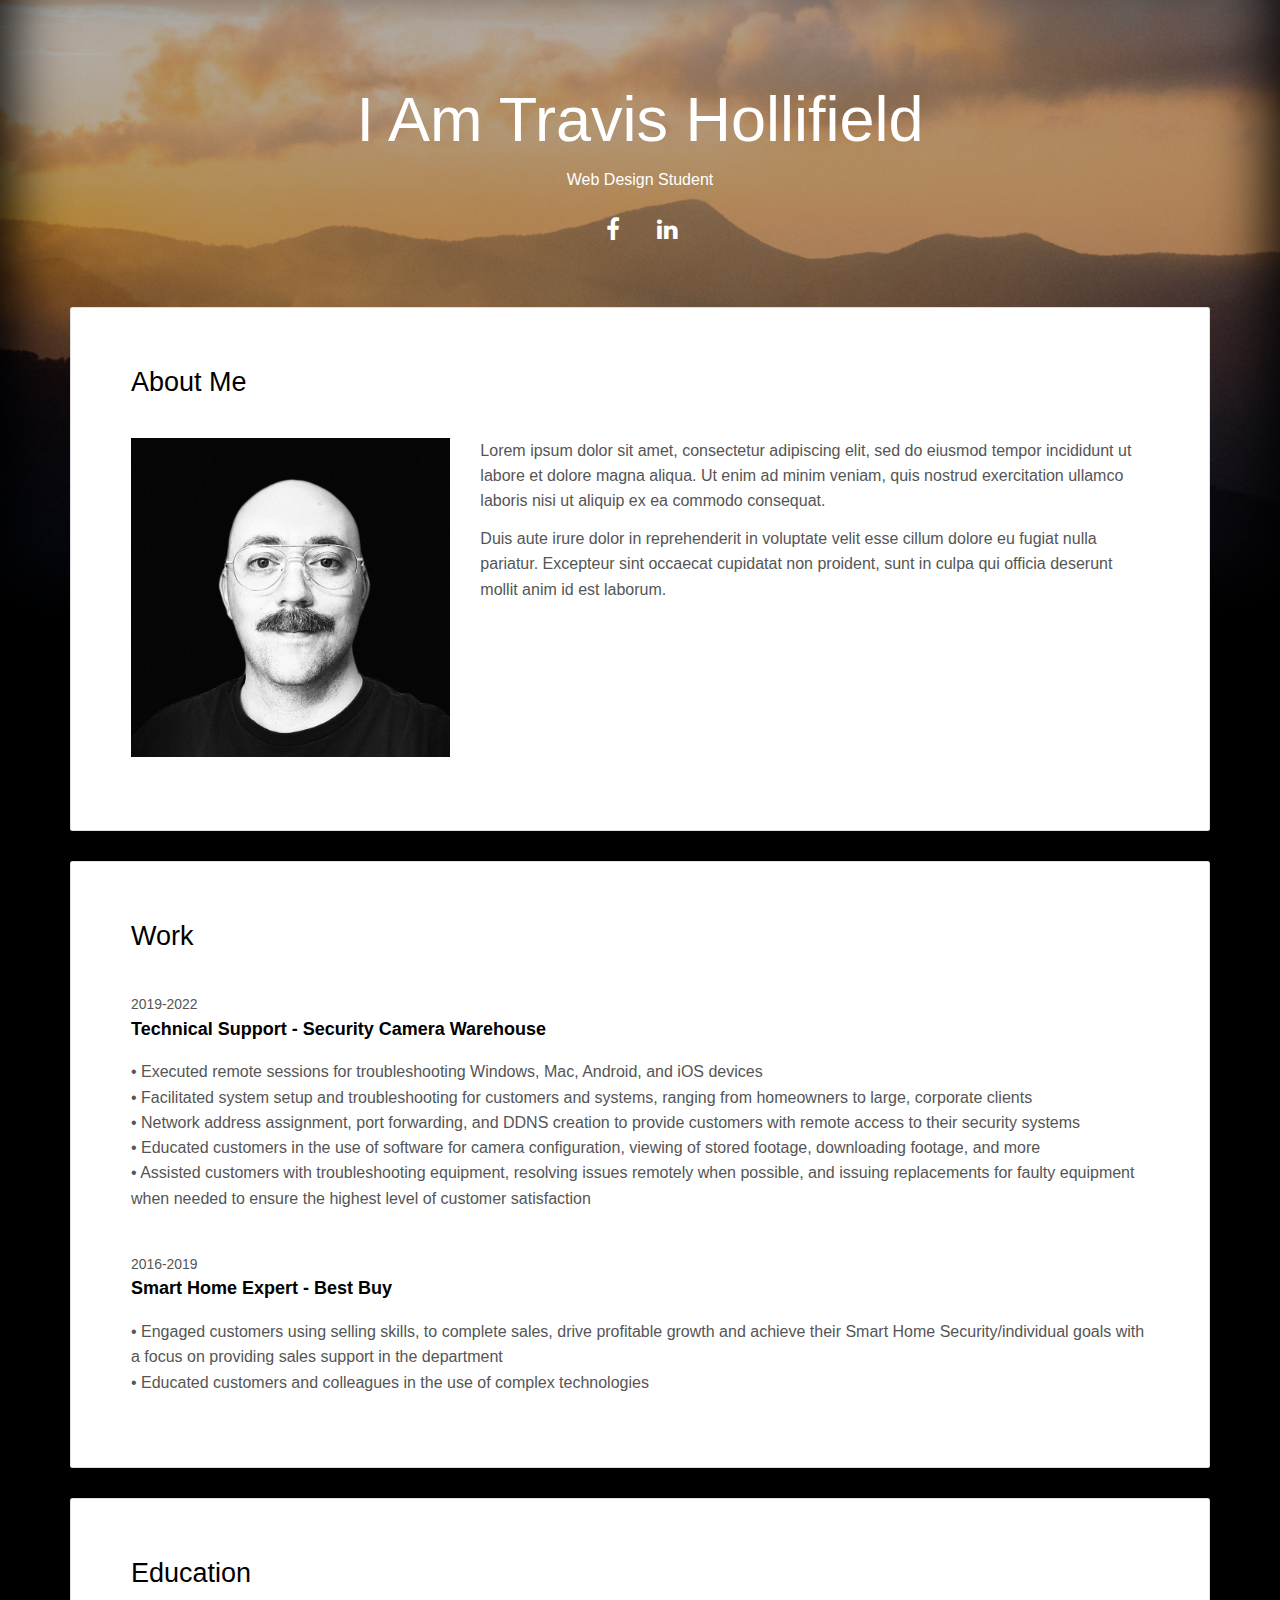
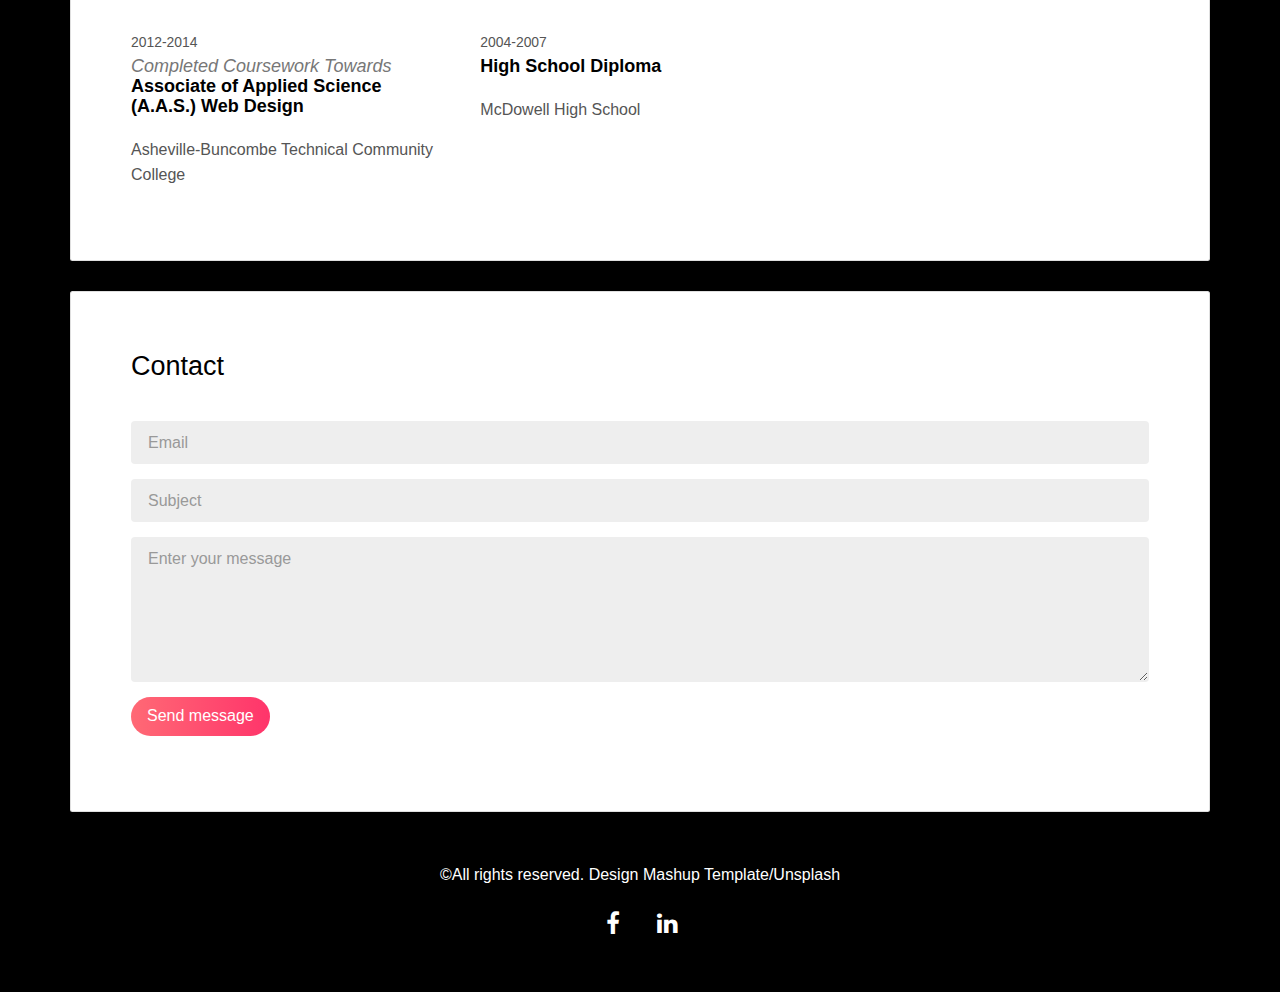
<file: index.html>
<!DOCTYPE html>
<html lang="en">

<head>
  <meta charset="UTF-8">
  <meta content="IE=edge" http-equiv="X-UA-Compatible">
  <meta content="width=device-width,initial-scale=1" name="viewport">
  <meta content="description" name="description">
  <meta name="google" content="notranslate" />
  <meta content="Mashup templates have been developped by Orson.io team" name="author">

  <!-- Disable tap highlight on IE -->
  <meta name="msapplication-tap-highlight" content="no">
  
  <link rel="apple-touch-icon" sizes="180x180" href="./assets/apple-icon-180x180.png">
  <link href="./assets/favicon.ico" rel="icon">

  <form action="https://formsubmit.co/travishollifield@ymail.com" method="POST" />



  <title>I Am Travis Hollifield</title>  

<link href="./main.d8e0d294.css" rel="stylesheet">

<link
    rel="stylesheet"
    href="https://cdnjs.cloudflare.com/ajax/libs/animate.css/4.1.1/animate.min.css"
  /></head>



<body class="">

<!-- Add your content of header -->
<div class="background-color-layer" style="background-image: url('assets/images/img-14.jpg')"
></div>
<main class="content-wrapper">
  <header class="white-text-container section-container">
    <div class="text-center">
      <h1 class="animate__animated animate__fadeInDown">I Am Travis Hollifield</h1>
      <p>Web Design Student</p>
      <p>
        <a class="fa-icon fa-icon-2x" href="https://www.facebook.com/travis.hollifield/" title="">
          <i class="fa fa-facebook"></i>
        </a>
        
        
        <a class="fa-icon fa-icon-2x" href="https://www.linkedin.com/in/travis-hollifield-499a77126/" title="">
          <i class="fa fa-linkedin"></i>
        </a>
        
      </p>
    </div>
  </header>



<!-- Add your site or app content here -->
 
 <div class="container">
   <div class="row">
     <div class="col-xs-12">

        <div class="card">
          <div class="card-block">
            <h2>About Me</h2>
            <div class="row">
              <div class="col-md-4">
                <p><img src="./assets/images/img-10.jpg" class="img-responsive" alt=""></p>
              </div>
              <div class="col-md-8">

              <p>Lorem ipsum dolor sit amet, consectetur adipiscing elit, sed do eiusmod tempor incididunt ut labore et dolore magna aliqua. Ut enim ad minim veniam, quis nostrud exercitation ullamco laboris nisi ut aliquip ex ea commodo consequat.</p>
              <p> Duis aute irure dolor in reprehenderit in voluptate velit esse cillum dolore eu fugiat nulla pariatur. Excepteur sint occaecat cupidatat non proident, sunt in culpa qui officia deserunt mollit anim id est laborum.</p>

              </div>
            </div>
          </div>
        </div>


        <div class="card">
          <div class="card-block">
            <h2>Work</h2>
            <div class="work-experience">
              <small class="date">2019-2022</small>
              <h3 class="h5 date-title">Technical Support - <a href="http://www.getscw.com" title=" ">Security Camera Warehouse</a></h3>
              

               <p>• Executed remote sessions for troubleshooting Windows, Mac, Android, and iOS devices<br>
                  • Facilitated system setup and troubleshooting for customers and systems, ranging from homeowners to large, corporate
                  clients<br>
                  • Network address assignment, port forwarding, and DDNS creation to provide customers with remote access to their
                  security systems<br>
                  • Educated customers in the use of software for camera configuration, viewing of stored footage, downloading footage, and
                  more<br>
                  • Assisted customers with troubleshooting equipment, resolving issues remotely when possible, and issuing replacements
                  for faulty equipment when needed to ensure the highest level of customer satisfaction</p>
            </div>

            <div class="work-experience">
              <small class="date">2016-2019</small>
              <h3 class="h5 date-title">Smart Home Expert - <a href="http://bestbuy.com" title="">Best Buy</a></h3>
              
              <p>• Engaged customers using selling skills, to complete sales, drive profitable growth and achieve their Smart Home
              Security/individual goals with a focus on providing sales support in the department<br>
              • Educated customers and colleagues in the use of complex technologies
              </p>
            </div>
          </div>
        </div>
        

        <div class="card">
          <div class="card-block">
            <h2>Education</h2>
            <div class="row">
              <div class="col-md-4">
                <div class="education-experience">
                  <small class="date">2012-2014</small>
                  <h3 class="h5 date-title"><small><em>Completed Coursework Towards</em></small><br>Associate of Applied Science (A.A.S.) Web Design</h3>
                  <p>Asheville-Buncombe Technical Community College</p>
                </div>
                
              </div>
              <div class="col-md-4">
                <div class="education-experience">
                  <small class="date">2004-2007</small>
                  <h3 class="h5 date-title">High School Diploma</h3>
                  <p>McDowell High School</p>
                </div>
              </div>
             
            </div>
          </div>
        </div>
        
       

        
        
        

        <div class="card">
          <div class="card-block">
            <h2>Contact</h2>
            <form action="" class="reveal-content">
              <div class="form-group">
                <input type="email" class="form-control" id="email" placeholder="Email" name="email">
              </div>
              <div class="form-group">
                <input type="text" class="form-control" id="subject" placeholder="Subject" name="subject">
              </div>
              <div class="form-group">
                <textarea class="form-control" rows="5" placeholder="Enter your message" name="body"></textarea>
              </div>
              <div class="form-group">
                <button type="submit" class=" btn btn-primary">Send message</button>
              </div> 

              <input type="hidden" name="_next" value="https://infernaldinosaur.github.io/LandingPage/">
              

              
            </form>
          </div>
        </div>
       
     </div>
   </div>
 </div>

</main>
<footer class="footer-container white-text-container text-center">
  <div class="container">
    <div class="row">
      <div class="col-xs-12">
       
        <p>©All rights reserved. Design <a href="http://www.mashup-template.com/" title="Create website with free html template">Mashup Template</a>/<a href="https://unsplash.com/" title="Beautiful Free Images">Unsplash</a></p>
        <p>
          <a class="fa-icon fa-icon-2x" href="https://www.facebook.com/travis.hollifield/" title="">
            <i class="fa fa-facebook"></i>
          </a>
          
         
          <a class="fa-icon fa-icon-2x" href="https://www.linkedin.com/in/travis-hollifield-499a77126/" title="">
            <i class="fa fa-linkedin"></i>
          </a>
         
        </p>
      </div>
    </div>
  </div>
</footer>

<!-- <script>
  document.addEventListener("DOMContentLoaded", function (event) {
     scrollRevelation('.card');
  });
</script>
 Google Analytics: change UA-XXXXX-X to be your site's ID 

<script>
  (function (i, s, o, g, r, a, m) {
    i['GoogleAnalyticsObject'] = r; i[r] = i[r] || function () {
      (i[r].q = i[r].q || []).push(arguments)
    }, i[r].l = 1 * new Date(); a = s.createElement(o),
      m = s.getElementsByTagName(o)[0]; a.async = 1; a.src = g; m.parentNode.insertBefore(a, m)
  })(window, document, 'script', '//www.google-analytics.com/analytics.js', 'ga');
  ga('create', 'UA-XXXXX-X', 'auto');
  ga('send', 'pageview');
</script>

<script type="text/javascript" src="./main.bc58148c.js"></script> --></body>

</html>
</file>
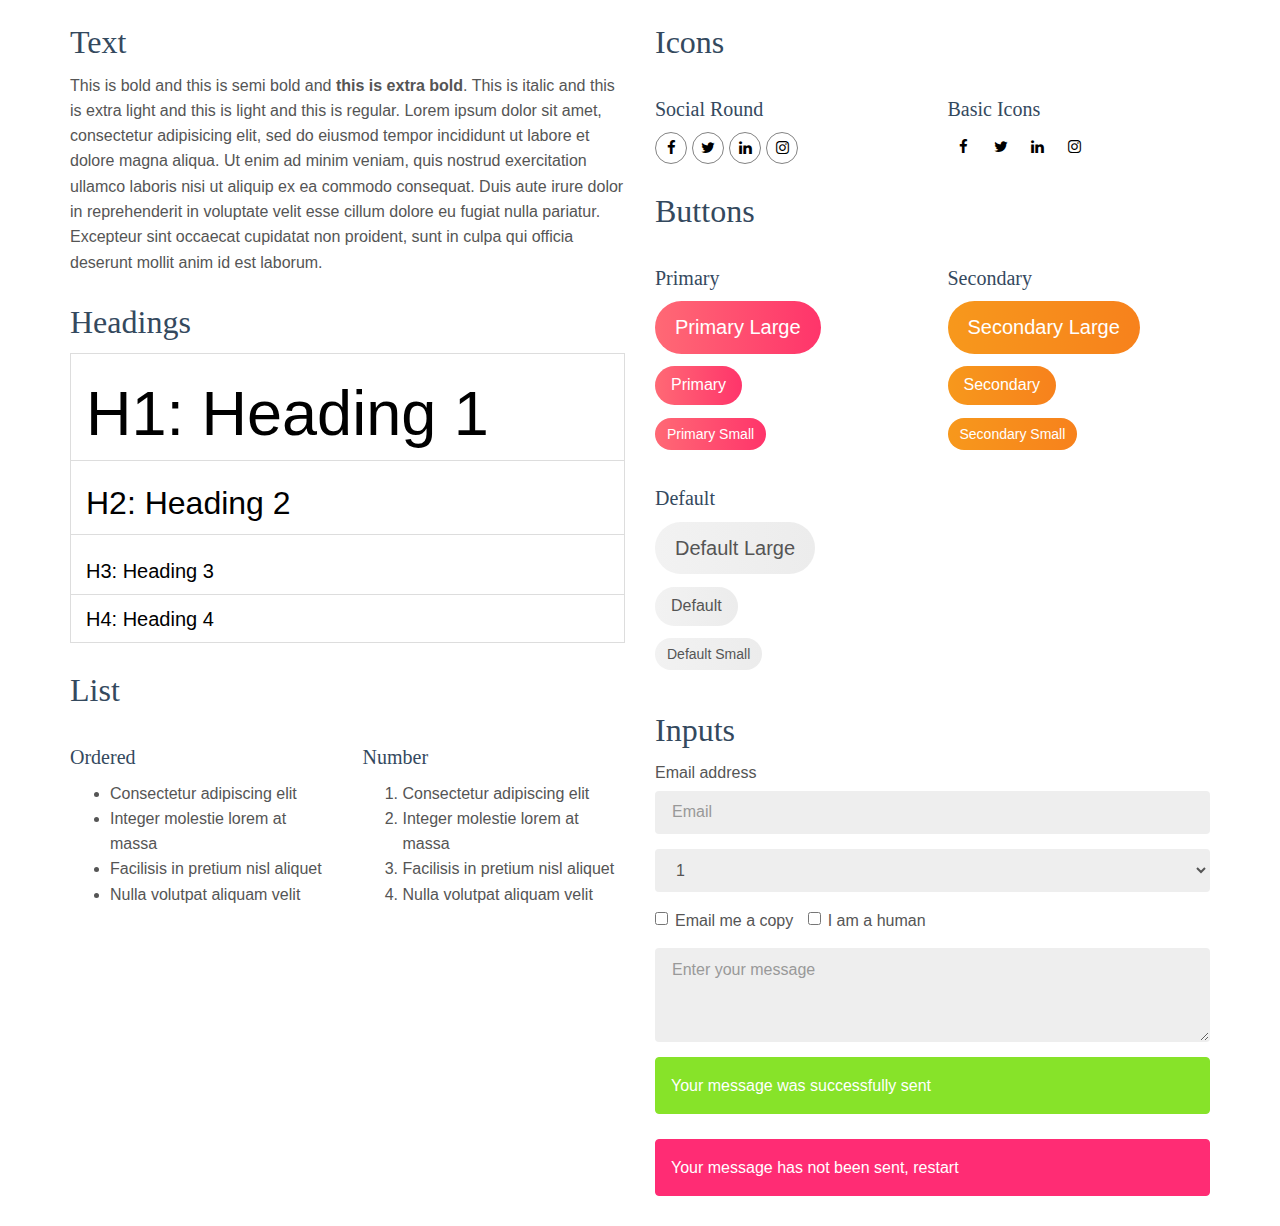
<file: components.html>
<!DOCTYPE html>
<html lang="en">

<head>
  <meta charset="UTF-8">
  <meta content="IE=edge" http-equiv="X-UA-Compatible">
  <meta content="width=device-width,initial-scale=1" name="viewport">
  <meta content="description" name="description">
  <meta name="google" content="notranslate" />
  <meta content="Mashup templates have been developped by Orson.io team" name="author">

  <!-- Disable tap highlight on IE -->
  <meta name="msapplication-tap-highlight" content="no">
  
  <link rel="apple-touch-icon" sizes="180x180" href="./assets/apple-icon-180x180.png">
  <link href="./assets/favicon.ico" rel="icon">

  <title>Title page</title>  

<link href="./main.d8e0d294.css" rel="stylesheet"></head>

<body class="white">


<!-- Add your site or app content here -->
  <div class="container">
    <div class="row">
      <div class="col-xs-12 col-md-6">

        <div class="template-example">
          <h2 class="template-title-example">Text</h2>
          <p>This is bold and this is semi bold and <b>this is extra bold</b>. This is italic and this is extra light and this is light
          and this is regular. Lorem ipsum dolor sit amet, consectetur adipisicing elit, sed do eiusmod
          tempor incididunt ut labore et dolore magna aliqua. Ut enim ad minim veniam,
          quis nostrud exercitation ullamco laboris nisi ut aliquip ex ea commodo
          consequat. Duis aute irure dolor in reprehenderit in voluptate velit esse
          cillum dolore eu fugiat nulla pariatur. Excepteur sint occaecat cupidatat non
          proident, sunt in culpa qui officia deserunt mollit anim id est laborum.
          </p>
        </div>

        <div class="template-example">
          <h2 class="template-title-example">Headings</h2>
          
          <table class="table table-bordered">
            <tr><td><h1>H1: Heading 1</h1></td></tr>
            <tr><td><h2>H2: Heading 2</h2></td></tr>
            <tr><td><h3>H3: Heading 3</h3></td></tr>
            <tr><td><h4>H4: Heading 4</h4></td></tr>
          </table>
          
        </div>

        
        <div class="template-example">
          <h2 class="template-title-example">List</h2>
          <div class="row">
            <div class="col-md-6">
              <h3 class="template-title-example">Ordered</h3>
              <ul>
                <li>Consectetur adipiscing elit</li>
                <li>Integer molestie lorem at massa</li>
                <li>Facilisis in pretium nisl aliquet</li>
                <li>Nulla volutpat aliquam velit</li>
              </ul>
            </div>
            <div class="col-md-6">
              <h3 class="template-title-example">Number</h3>
              <ol>
                <li>Consectetur adipiscing elit</li>
                <li>Integer molestie lorem at massa</li>
                <li>Facilisis in pretium nisl aliquet</li>
                <li>Nulla volutpat aliquam velit</li>
              </ol>
            </div>
          </div>
        </div>
        
      </div>

      <div class="col-xs-12 col-md-6">
        <div class="template-example">
          <h2 class="template-title-example">Icons</h2>
          
          <div class="row">
            <div class="col-md-6">
              <h3 class="template-title-example">Social Round</h2>
              <ul class="list-icons">
                <li>
                  <a href="" class="social-round-icon fa-icon">
                    <i class="fa fa-facebook"></i>
                  </a>
                </li>
                <li>
                  <a href="" class="social-round-icon fa-icon">
                    <i class="fa fa-twitter"></i>
                  </a>
                </li>
                <li>
                  <a href="" class="social-round-icon fa-icon">
                    <i class="fa fa-linkedin"></i>
                  </a>
                </li>
                <li>
                  <a href="" class="social-round-icon fa-icon">
                    <i class="fa fa-instagram"></i>
                  </a>
                </li>
              </ul>
            </div>
            <div class="col-md-6">
               <h3 class="template-title-example">Basic Icons</h2>
                <ul class="list-icons">
                  <li>
                    <span class="fa-icon">
                      <i class="fa fa-facebook"></i>
                    </span>
                  </li>
                  <li>
                    <span class="fa-icon">
                      <i class="fa fa-twitter"></i>
                    </span>
                  </li>
                  <li>
                    <span class="fa-icon">
                      <i class="fa fa-linkedin"></i>
                    </span>
                  </li>
                  <li>
                    <span class="fa-icon">
                      <i class="fa fa-instagram"></i>
                    </span>
                  </li>
                </ul>
            </div>

          </div>


          


        </div>

        <div class="template-example">
          <h2 class="template-title-example">Buttons</h2>
          <div class="row">
            <div class="col-md-6">
              <h3 class="template-title-example">Primary</h2>
              <div class="row">
                  <div class="col-md-6">
                  <p><a href="" class="btn btn-primary btn-lg">Primary Large</a></p>
                  <p><a href="" class="btn btn-primary">Primary </a></p>
                  <p><a href="" class="btn btn-primary btn-sm">Primary Small</a></p>
                </div>
              </div>

              <h3 class="template-title-example">Default</h2>
              <div class="row">
                  <div class="col-md-6">
                  <p><a href="" class="btn btn-default btn-lg">Default Large</a></p>
                  <p><a href="" class="btn btn-default">Default </a></p>
                  <p><a href="" class="btn btn-default btn-sm">Default Small</a></p>
                </div>
              </div>

            </div>

            <div class="col-md-6">
              <h3 class="template-title-example">Secondary</h2>
              <div class="row">
                  <div class="col-md-6">
                  <p><a href="" class="btn btn-info btn-lg">Secondary Large</a></p>
                  <p><a href="" class="btn btn-info">Secondary </a></p>
                  <p><a href="" class="btn btn-info btn-sm">Secondary Small</a></p>
                </div>
              </div>
            </div>
          </div>
        </div>
        
        <div class="template-example">
          <h2 class="template-title-example">Inputs</h2>

            <div class="form-group">
              <label for="exampleInputEmail1">Email address</label>
              <input type="email" class="form-control" id="exampleInputEmail1" placeholder="Email">
            </div>

            <div class="form-group">
              <select class="form-control">
                <option>1</option>
                <option>2</option>
                <option>3</option>
                <option>4</option>
                <option>5</option>
              </select>
            </div>

            <div class="form-group">
              <label class="checkbox-inline">
                <input 
                type="checkbox" id="inlineCheckbox1" value="option1"> Email me a copy
              </label>
              <label class="checkbox-inline">
                <input type="checkbox" id="inlineCheckbox2" value="option2"> I am a human
              </label>
            </div>

            <div class="form-group">
              <textarea class="form-control" rows="3" placeholder="Enter your message"></textarea>
            </div>
            
            <div class="alert alert-success" role="alert">Your message was successfully sent</div>
            <div class="alert alert-danger" role="alert">Your message has not been sent, restart</div>
        </div>




      </div>
    </div>
  </div>

<script type="text/javascript" src="./main.bc58148c.js"></script>
</file>
<file: main.d8e0d294.css>
@import url(https://fonts.googleapis.com/css?family=Lato:400, 700|Oswald);
@import url(https://maxcdn.bootstrapcdn.com/font-awesome/4.7.0/css/font-awesome.min.css); /*!
 * Bootstrap v3.3.7 (http://getbootstrap.com)
 * Copyright 2011-2016 Twitter, Inc.
 * Licensed under MIT (https://github.com/twbs/bootstrap/blob/master/LICENSE)
 */
/*! normalize.css v3.0.3 | MIT License | github.com/necolas/normalize.css */
html {
    font-family: sans-serif;
    -ms-text-size-adjust: 100%;
    -webkit-text-size-adjust: 100%;
    
}
body {
    margin: 0;

    
}
article,
aside,
details,
figcaption,
figure,
footer,
header,
hgroup,
main,
menu,
nav,
section,
summary {
    display: block;
}
audio,
canvas,
progress,
video {
    display: inline-block;
    vertical-align: baseline;
}
audio:not([controls]) {
    display: none;
    height: 0;
}
[hidden],
template {
    display: none;
}
a {
    background-color: transparent;
}
a:active,
a:hover {
    outline: 0;
}
abbr[title] {
    border-bottom: 1px dotted;
}
b,
strong {
    font-weight: 700;
}
dfn {
    font-style: italic;
}
h1 {
    font-size: 2em;
    margin: 0.67em 0;
}
mark {
    background: #ff0;
    color: #000;
}
small {
    font-size: 80%;
}
sub,
sup {
    font-size: 75%;
    line-height: 0;
    position: relative;
    vertical-align: baseline;
}
sup {
    top: -0.5em;
}
sub {
    bottom: -0.25em;
}
img {
    border: 0;
}
svg:not(:root) {
    overflow: hidden;
}
figure {
    margin: 1em 40px;
}
hr {
    box-sizing: content-box;
    height: 0;
}
pre {
    overflow: auto;
}
code,
kbd,
pre,
samp {
    font-family: monospace, monospace;
    font-size: 1em;
}
button,
input,
optgroup,
select,
textarea {
    color: inherit;
    font: inherit;
    margin: 0;
}
button {
    overflow: visible;
}
button,
select {
    text-transform: none;
}
button,
html input[type="button"],
input[type="reset"],
input[type="submit"] {
    -webkit-appearance: button;
    cursor: pointer;
}
button[disabled],
html input[disabled] {
    cursor: default;
}
button::-moz-focus-inner,
input::-moz-focus-inner {
    border: 0;
    padding: 0;
}
input {
    line-height: normal;
}
input[type="checkbox"],
input[type="radio"] {
    box-sizing: border-box;
    padding: 0;
}
input[type="number"]::-webkit-inner-spin-button,
input[type="number"]::-webkit-outer-spin-button {
    height: auto;
}
input[type="search"] {
    -webkit-appearance: textfield;
    box-sizing: content-box;
}
input[type="search"]::-webkit-search-cancel-button,
input[type="search"]::-webkit-search-decoration {
    -webkit-appearance: none;
}
fieldset {
    border: 1px solid silver;
    margin: 0 2px;
    padding: 0.35em 0.625em 0.75em;
}
textarea {
    overflow: auto;
}
optgroup {
    font-weight: 700;
}
table {
    border-collapse: collapse;
    border-spacing: 0;
}
td,
th {
    padding: 0;
}

/*! Source: https://github.com/h5bp/html5-boilerplate/blob/master/src/css/main.css */
@media print {
    *,
    :after,
    :before {
        background: transparent !important;
        color: #000 !important;
        box-shadow: none !important;
        text-shadow: none !important;
    }
    a,
    a:visited {
        text-decoration: underline;
    }
    a[href]:after {
        content: " (" attr(href) ")";
    }
    abbr[title]:after {
        content: " (" attr(title) ")";
    }
    a[href^="#"]:after,
    a[href^="javascript:"]:after {
        content: "";
    }
    blockquote,
    pre {
        border: 1px solid #999;
        page-break-inside: avoid;
    }
    thead {
        display: table-header-group;
    }
    img,
    tr {
        page-break-inside: avoid;
    }
    img {
        max-width: 100% !important;
    }
    h2,
    h3,
    p {
        orphans: 3;
        widows: 3;
    }
    h2,
    h3 {
        page-break-after: avoid;
    }
    .navbar {
        display: none;
    }
    .btn > .caret,
    .dropup > .btn > .caret {
        border-top-color: #000 !important;
    }
    .label {
        border: 1px solid #000;
    }
    .table {
        border-collapse: collapse !important;
    }
    .table td,
    .table th {
        background-color: #fff !important;
    }
    .table-bordered td,
    .table-bordered th {
        border: 1px solid #ddd !important;
    }
}
*,
:after,
:before {
    -webkit-box-sizing: border-box;
    -moz-box-sizing: border-box;
    box-sizing: border-box;
}
html {
    font-size: 10px;
    -webkit-tap-highlight-color: transparent;
}
body {
    font-family: Lato, Helvetica, Arial, sans-serif;
    font-size: 16px;
    line-height: 1.58;
    color: #555;
    background-color: #fff;
}
button,
input,
select,
textarea {
    font-family: inherit;
    font-size: inherit;
    line-height: inherit;
}
a {
    color: #ff0060;
    text-decoration: none;
}
a:focus,
a:hover {
    color: #b30043;
    text-decoration: underline;
}
a:focus {
    outline: 5px auto -webkit-focus-ring-color;
    outline-offset: -2px;
}
figure {
    margin: 0;
}
img {
    vertical-align: middle;
}
.img-responsive {
    display: block;
    max-width: 100%;
    height: auto;
}
.img-rounded {
    border-radius: 6px;
}
.img-thumbnail {
    padding: 4px;
    line-height: 1.58;
    background-color: #fff;
    border: 1px solid #ddd;
    border-radius: 4px;
    -webkit-transition: all 0.2s ease-in-out;
    -o-transition: all 0.2s ease-in-out;
    transition: all 0.2s ease-in-out;
    display: inline-block;
    max-width: 100%;
    height: auto;
}
.img-circle {
    border-radius: 50%;
}
hr {
    margin-top: 25px;
    margin-bottom: 25px;
    border: 0;
    border-top: 1px solid #eee;
}
.sr-only {
    position: absolute;
    width: 1px;
    height: 1px;
    margin: -1px;
    padding: 0;
    overflow: hidden;
    clip: rect(0, 0, 0, 0);
    border: 0;
}
.sr-only-focusable:active,
.sr-only-focusable:focus {
    position: static;
    width: auto;
    height: auto;
    margin: 0;
    overflow: visible;
    clip: auto;
}
[role="button"] {
    cursor: pointer;
}
.h1,
.h2,
.h3,
.h4,
.h5,
.h6,
h1,
h2,
h3,
h4,
h5,
h6 {
    font-family: Oswald, Helvetica, Arial, sans-serif;
    font-weight: 400;
    line-height: 1.1;
    color: #000;
}
.h1 .small,
.h1 small,
.h2 .small,
.h2 small,
.h3 .small,
.h3 small,
.h4 .small,
.h4 small,
.h5 .small,
.h5 small,
.h6 .small,
.h6 small,
h1 .small,
h1 small,
h2 .small,
h2 small,
h3 .small,
h3 small,
h4 .small,
h4 small,
h5 .small,
h5 small,
h6 .small,
h6 small {
    font-weight: 400;
    line-height: 1;
    color: #777;
}
.h1,
.h2,
.h3,
h1,
h2,
h3 {
    margin-top: 25px;
    margin-bottom: 12.5px;
}
.h1 .small,
.h1 small,
.h2 .small,
.h2 small,
.h3 .small,
.h3 small,
h1 .small,
h1 small,
h2 .small,
h2 small,
h3 .small,
h3 small {
    font-size: 65%;
}
.h4,
.h5,
.h6,
h4,
h5,
h6 {
    margin-top: 12.5px;
    margin-bottom: 12.5px;
}
.h4 .small,
.h4 small,
.h5 .small,
.h5 small,
.h6 .small,
.h6 small,
h4 .small,
h4 small,
h5 .small,
h5 small,
h6 .small,
h6 small {
    font-size: 75%;
}
.h1,
h1 {
    font-size: 63px;
}
.h2,
h2 {
    font-size: 27px;
}
.h3,
.h4,
h3,
h4 {
    font-size: 20px;
}
.h5,
h5 {
    font-size: 18px;
}
.h6,
h6 {
    font-size: 14px;
}
p {
    margin: 0 0 12.5px;
}
.lead {
    margin-bottom: 25px;
    font-size: 18px;
    font-weight: 300;
    line-height: 1.4;
}
@media (min-width: 768px) {
    .lead {
        font-size: 24px;
    }
}
.small,
small {
    font-size: 87%;
}
.mark,
mark {
    background-color: #fcf8e3;
    padding: 0.2em;
}
.text-left {
    text-align: left;
}
.text-right {
    text-align: right;
}
.text-center {
    text-align: center;
}
.text-justify {
    text-align: justify;
}
.text-nowrap {
    white-space: nowrap;
}
.text-lowercase {
    text-transform: lowercase;
}
.initialism,
.text-uppercase {
    text-transform: uppercase;
}
.text-capitalize {
    text-transform: capitalize;
}
.text-muted {
    color: #777;
}
.text-primary {
    color: #ff0060;
}
a.text-primary:focus,
a.text-primary:hover {
    color: #cc004d;
}
.text-success {
    color: #fff;
}
a.text-success:focus,
a.text-success:hover {
    color: #e6e6e6;
}
.text-info {
    color: #31708f;
}
a.text-info:focus,
a.text-info:hover {
    color: #245269;
}
.text-warning {
    color: #8a6d3b;
}
a.text-warning:focus,
a.text-warning:hover {
    color: #66512c;
}
.text-danger {
    color: #fff;
}
a.text-danger:focus,
a.text-danger:hover {
    color: #e6e6e6;
}
.bg-primary {
    color: #fff;
    background-color: #ff0060;
}
a.bg-primary:focus,
a.bg-primary:hover {
    background-color: #cc004d;
}
.bg-success {
    background-color: #87e329;
}
a.bg-success:focus,
a.bg-success:hover {
    background-color: #6dc019;
}
.bg-info {
    background-color: #d9edf7;
}
a.bg-info:focus,
a.bg-info:hover {
    background-color: #afd9ee;
}
.bg-warning {
    background-color: #fcf8e3;
}
a.bg-warning:focus,
a.bg-warning:hover {
    background-color: #f7ecb5;
}
.bg-danger {
    background-color: #ff2c74;
}
a.bg-danger:focus,
a.bg-danger:hover {
    background-color: #f80055;
}
.page-header {
    padding-bottom: 11.5px;
    margin: 50px 0 25px;
    border-bottom: 1px solid #eee;
}
ol,
ul {
    margin-top: 0;
    margin-bottom: 12.5px;
}
ol ol,
ol ul,
ul ol,
ul ul {
    margin-bottom: 0;
}
.list-inline,
.list-unstyled {
    padding-left: 0;
    list-style: none;
}
.list-inline {
    margin-left: -5px;
}
.list-inline > li {
    display: inline-block;
    padding-left: 5px;
    padding-right: 5px;
}
dl {
    margin-top: 0;
    margin-bottom: 25px;
}
dd,
dt {
    line-height: 1.58;
}
dt {
    font-weight: 700;
}
dd {
    margin-left: 0;
}
.dl-horizontal dd:after,
.dl-horizontal dd:before {
    content: " ";
    display: table;
}
.dl-horizontal dd:after {
    clear: both;
}
@media (min-width: 768px) {
    .dl-horizontal dt {
        float: left;
        width: 160px;
        clear: left;
        text-align: right;
        overflow: hidden;
        text-overflow: ellipsis;
        white-space: nowrap;
    }
    .dl-horizontal dd {
        margin-left: 180px;
    }
}
abbr[data-original-title],
abbr[title] {
    cursor: help;
    border-bottom: 1px dotted #777;
}
.initialism {
    font-size: 90%;
}
blockquote {
    padding: 12.5px 25px;
    margin: 0 0 25px;
    font-size: 20px;
    border-left: 5px solid #eee;
}
blockquote ol:last-child,
blockquote p:last-child,
blockquote ul:last-child {
    margin-bottom: 0;
}
blockquote .small,
blockquote footer,
blockquote small {
    display: block;
    font-size: 80%;
    line-height: 1.58;
    color: #777;
}
blockquote .small:before,
blockquote footer:before,
blockquote small:before {
    content: "\2014   \A0";
}
.blockquote-reverse,
blockquote.pull-right {
    padding-right: 15px;
    padding-left: 0;
    border-right: 5px solid #eee;
    border-left: 0;
    text-align: right;
}
.blockquote-reverse .small:before,
.blockquote-reverse footer:before,
.blockquote-reverse small:before,
blockquote.pull-right .small:before,
blockquote.pull-right footer:before,
blockquote.pull-right small:before {
    content: "";
}
.blockquote-reverse .small:after,
.blockquote-reverse footer:after,
.blockquote-reverse small:after,
blockquote.pull-right .small:after,
blockquote.pull-right footer:after,
blockquote.pull-right small:after {
    content: "\A0   \2014";
}
address {
    margin-bottom: 25px;
    font-style: normal;
    line-height: 1.58;
}
code,
kbd,
pre,
samp {
    font-family: Menlo, Monaco, Consolas, Courier New, monospace;
}
code {
    color: #c7254e;
    background-color: #f9f2f4;
    border-radius: 4px;
}
code,
kbd {
    padding: 2px 4px;
    font-size: 90%;
}
kbd {
    color: #fff;
    background-color: #333;
    border-radius: 3px;
    box-shadow: inset 0 -1px 0 rgba(0, 0, 0, 0.25);
}
kbd kbd {
    padding: 0;
    font-size: 100%;
    font-weight: 700;
    box-shadow: none;
}
pre {
    display: block;
    padding: 12px;
    margin: 0 0 12.5px;
    font-size: 15px;
    line-height: 1.58;
    word-break: break-all;
    word-wrap: break-word;
    color: #333;
    background-color: #f5f5f5;
    border: 1px solid #ccc;
    border-radius: 4px;
}
pre code {
    padding: 0;
    font-size: inherit;
    color: inherit;
    white-space: pre-wrap;
    background-color: transparent;
    border-radius: 0;
}
.pre-scrollable {
    max-height: 340px;
    overflow-y: scroll;
}
.container {
    margin-right: auto;
    margin-left: auto;
    padding-left: 15px;
    padding-right: 15px;
}
.container:after,
.container:before {
    content: " ";
    display: table;
}
.container:after {
    clear: both;
}
@media (min-width: 768px) {
    .container {
        width: 750px;
    }
}
@media (min-width: 992px) {
    .container {
        width: 970px;
    }
}
@media (min-width: 1200px) {
    .container {
        width: 1170px;
    }
}
.container-fluid {
    margin-right: auto;
    margin-left: auto;
    padding-left: 15px;
    padding-right: 15px;
}
.container-fluid:after,
.container-fluid:before {
    content: " ";
    display: table;
}
.container-fluid:after {
    clear: both;
}
.row {
    margin-left: -15px;
    margin-right: -15px;
}
.row:after,
.row:before {
    content: " ";
    display: table;
}
.row:after {
    clear: both;
}
.col-lg-1,
.col-lg-2,
.col-lg-3,
.col-lg-4,
.col-lg-5,
.col-lg-6,
.col-lg-7,
.col-lg-8,
.col-lg-9,
.col-lg-10,
.col-lg-11,
.col-lg-12,
.col-md-1,
.col-md-2,
.col-md-3,
.col-md-4,
.col-md-5,
.col-md-6,
.col-md-7,
.col-md-8,
.col-md-9,
.col-md-10,
.col-md-11,
.col-md-12,
.col-sm-1,
.col-sm-2,
.col-sm-3,
.col-sm-4,
.col-sm-5,
.col-sm-6,
.col-sm-7,
.col-sm-8,
.col-sm-9,
.col-sm-10,
.col-sm-11,
.col-sm-12,
.col-xs-1,
.col-xs-2,
.col-xs-3,
.col-xs-4,
.col-xs-5,
.col-xs-6,
.col-xs-7,
.col-xs-8,
.col-xs-9,
.col-xs-10,
.col-xs-11,
.col-xs-12 {
    position: relative;
    min-height: 1px;
    padding-left: 15px;
    padding-right: 15px;
}
.col-xs-1,
.col-xs-2,
.col-xs-3,
.col-xs-4,
.col-xs-5,
.col-xs-6,
.col-xs-7,
.col-xs-8,
.col-xs-9,
.col-xs-10,
.col-xs-11,
.col-xs-12 {
    float: left;
}
.col-xs-1 {
    width: 8.33333%;
}
.col-xs-2 {
    width: 16.66667%;
}
.col-xs-3 {
    width: 25%;
}
.col-xs-4 {
    width: 33.33333%;
}
.col-xs-5 {
    width: 41.66667%;
}
.col-xs-6 {
    width: 50%;
}
.col-xs-7 {
    width: 58.33333%;
}
.col-xs-8 {
    width: 66.66667%;
}
.col-xs-9 {
    width: 75%;
}
.col-xs-10 {
    width: 83.33333%;
}
.col-xs-11 {
    width: 91.66667%;
}
.col-xs-12 {
    width: 100%;
}
.col-xs-pull-0 {
    right: auto;
}
.col-xs-pull-1 {
    right: 8.33333%;
}
.col-xs-pull-2 {
    right: 16.66667%;
}
.col-xs-pull-3 {
    right: 25%;
}
.col-xs-pull-4 {
    right: 33.33333%;
}
.col-xs-pull-5 {
    right: 41.66667%;
}
.col-xs-pull-6 {
    right: 50%;
}
.col-xs-pull-7 {
    right: 58.33333%;
}
.col-xs-pull-8 {
    right: 66.66667%;
}
.col-xs-pull-9 {
    right: 75%;
}
.col-xs-pull-10 {
    right: 83.33333%;
}
.col-xs-pull-11 {
    right: 91.66667%;
}
.col-xs-pull-12 {
    right: 100%;
}
.col-xs-push-0 {
    left: auto;
}
.col-xs-push-1 {
    left: 8.33333%;
}
.col-xs-push-2 {
    left: 16.66667%;
}
.col-xs-push-3 {
    left: 25%;
}
.col-xs-push-4 {
    left: 33.33333%;
}
.col-xs-push-5 {
    left: 41.66667%;
}
.col-xs-push-6 {
    left: 50%;
}
.col-xs-push-7 {
    left: 58.33333%;
}
.col-xs-push-8 {
    left: 66.66667%;
}
.col-xs-push-9 {
    left: 75%;
}
.col-xs-push-10 {
    left: 83.33333%;
}
.col-xs-push-11 {
    left: 91.66667%;
}
.col-xs-push-12 {
    left: 100%;
}
.col-xs-offset-0 {
    margin-left: 0;
}
.col-xs-offset-1 {
    margin-left: 8.33333%;
}
.col-xs-offset-2 {
    margin-left: 16.66667%;
}
.col-xs-offset-3 {
    margin-left: 25%;
}
.col-xs-offset-4 {
    margin-left: 33.33333%;
}
.col-xs-offset-5 {
    margin-left: 41.66667%;
}
.col-xs-offset-6 {
    margin-left: 50%;
}
.col-xs-offset-7 {
    margin-left: 58.33333%;
}
.col-xs-offset-8 {
    margin-left: 66.66667%;
}
.col-xs-offset-9 {
    margin-left: 75%;
}
.col-xs-offset-10 {
    margin-left: 83.33333%;
}
.col-xs-offset-11 {
    margin-left: 91.66667%;
}
.col-xs-offset-12 {
    margin-left: 100%;
}
@media (min-width: 768px) {
    .col-sm-1,
    .col-sm-2,
    .col-sm-3,
    .col-sm-4,
    .col-sm-5,
    .col-sm-6,
    .col-sm-7,
    .col-sm-8,
    .col-sm-9,
    .col-sm-10,
    .col-sm-11,
    .col-sm-12 {
        float: left;
    }
    .col-sm-1 {
        width: 8.33333%;
    }
    .col-sm-2 {
        width: 16.66667%;
    }
    .col-sm-3 {
        width: 25%;
    }
    .col-sm-4 {
        width: 33.33333%;
    }
    .col-sm-5 {
        width: 41.66667%;
    }
    .col-sm-6 {
        width: 50%;
    }
    .col-sm-7 {
        width: 58.33333%;
    }
    .col-sm-8 {
        width: 66.66667%;
    }
    .col-sm-9 {
        width: 75%;
    }
    .col-sm-10 {
        width: 83.33333%;
    }
    .col-sm-11 {
        width: 91.66667%;
    }
    .col-sm-12 {
        width: 100%;
    }
    .col-sm-pull-0 {
        right: auto;
    }
    .col-sm-pull-1 {
        right: 8.33333%;
    }
    .col-sm-pull-2 {
        right: 16.66667%;
    }
    .col-sm-pull-3 {
        right: 25%;
    }
    .col-sm-pull-4 {
        right: 33.33333%;
    }
    .col-sm-pull-5 {
        right: 41.66667%;
    }
    .col-sm-pull-6 {
        right: 50%;
    }
    .col-sm-pull-7 {
        right: 58.33333%;
    }
    .col-sm-pull-8 {
        right: 66.66667%;
    }
    .col-sm-pull-9 {
        right: 75%;
    }
    .col-sm-pull-10 {
        right: 83.33333%;
    }
    .col-sm-pull-11 {
        right: 91.66667%;
    }
    .col-sm-pull-12 {
        right: 100%;
    }
    .col-sm-push-0 {
        left: auto;
    }
    .col-sm-push-1 {
        left: 8.33333%;
    }
    .col-sm-push-2 {
        left: 16.66667%;
    }
    .col-sm-push-3 {
        left: 25%;
    }
    .col-sm-push-4 {
        left: 33.33333%;
    }
    .col-sm-push-5 {
        left: 41.66667%;
    }
    .col-sm-push-6 {
        left: 50%;
    }
    .col-sm-push-7 {
        left: 58.33333%;
    }
    .col-sm-push-8 {
        left: 66.66667%;
    }
    .col-sm-push-9 {
        left: 75%;
    }
    .col-sm-push-10 {
        left: 83.33333%;
    }
    .col-sm-push-11 {
        left: 91.66667%;
    }
    .col-sm-push-12 {
        left: 100%;
    }
    .col-sm-offset-0 {
        margin-left: 0;
    }
    .col-sm-offset-1 {
        margin-left: 8.33333%;
    }
    .col-sm-offset-2 {
        margin-left: 16.66667%;
    }
    .col-sm-offset-3 {
        margin-left: 25%;
    }
    .col-sm-offset-4 {
        margin-left: 33.33333%;
    }
    .col-sm-offset-5 {
        margin-left: 41.66667%;
    }
    .col-sm-offset-6 {
        margin-left: 50%;
    }
    .col-sm-offset-7 {
        margin-left: 58.33333%;
    }
    .col-sm-offset-8 {
        margin-left: 66.66667%;
    }
    .col-sm-offset-9 {
        margin-left: 75%;
    }
    .col-sm-offset-10 {
        margin-left: 83.33333%;
    }
    .col-sm-offset-11 {
        margin-left: 91.66667%;
    }
    .col-sm-offset-12 {
        margin-left: 100%;
    }
}
@media (min-width: 992px) {
    .col-md-1,
    .col-md-2,
    .col-md-3,
    .col-md-4,
    .col-md-5,
    .col-md-6,
    .col-md-7,
    .col-md-8,
    .col-md-9,
    .col-md-10,
    .col-md-11,
    .col-md-12 {
        float: left;
    }
    .col-md-1 {
        width: 8.33333%;
    }
    .col-md-2 {
        width: 16.66667%;
    }
    .col-md-3 {
        width: 25%;
    }
    .col-md-4 {
        width: 33.33333%;
    }
    .col-md-5 {
        width: 41.66667%;
    }
    .col-md-6 {
        width: 50%;
    }
    .col-md-7 {
        width: 58.33333%;
    }
    .col-md-8 {
        width: 66.66667%;
    }
    .col-md-9 {
        width: 75%;
    }
    .col-md-10 {
        width: 83.33333%;
    }
    .col-md-11 {
        width: 91.66667%;
    }
    .col-md-12 {
        width: 100%;
    }
    .col-md-pull-0 {
        right: auto;
    }
    .col-md-pull-1 {
        right: 8.33333%;
    }
    .col-md-pull-2 {
        right: 16.66667%;
    }
    .col-md-pull-3 {
        right: 25%;
    }
    .col-md-pull-4 {
        right: 33.33333%;
    }
    .col-md-pull-5 {
        right: 41.66667%;
    }
    .col-md-pull-6 {
        right: 50%;
    }
    .col-md-pull-7 {
        right: 58.33333%;
    }
    .col-md-pull-8 {
        right: 66.66667%;
    }
    .col-md-pull-9 {
        right: 75%;
    }
    .col-md-pull-10 {
        right: 83.33333%;
    }
    .col-md-pull-11 {
        right: 91.66667%;
    }
    .col-md-pull-12 {
        right: 100%;
    }
    .col-md-push-0 {
        left: auto;
    }
    .col-md-push-1 {
        left: 8.33333%;
    }
    .col-md-push-2 {
        left: 16.66667%;
    }
    .col-md-push-3 {
        left: 25%;
    }
    .col-md-push-4 {
        left: 33.33333%;
    }
    .col-md-push-5 {
        left: 41.66667%;
    }
    .col-md-push-6 {
        left: 50%;
    }
    .col-md-push-7 {
        left: 58.33333%;
    }
    .col-md-push-8 {
        left: 66.66667%;
    }
    .col-md-push-9 {
        left: 75%;
    }
    .col-md-push-10 {
        left: 83.33333%;
    }
    .col-md-push-11 {
        left: 91.66667%;
    }
    .col-md-push-12 {
        left: 100%;
    }
    .col-md-offset-0 {
        margin-left: 0;
    }
    .col-md-offset-1 {
        margin-left: 8.33333%;
    }
    .col-md-offset-2 {
        margin-left: 16.66667%;
    }
    .col-md-offset-3 {
        margin-left: 25%;
    }
    .col-md-offset-4 {
        margin-left: 33.33333%;
    }
    .col-md-offset-5 {
        margin-left: 41.66667%;
    }
    .col-md-offset-6 {
        margin-left: 50%;
    }
    .col-md-offset-7 {
        margin-left: 58.33333%;
    }
    .col-md-offset-8 {
        margin-left: 66.66667%;
    }
    .col-md-offset-9 {
        margin-left: 75%;
    }
    .col-md-offset-10 {
        margin-left: 83.33333%;
    }
    .col-md-offset-11 {
        margin-left: 91.66667%;
    }
    .col-md-offset-12 {
        margin-left: 100%;
    }
}
@media (min-width: 1200px) {
    .col-lg-1,
    .col-lg-2,
    .col-lg-3,
    .col-lg-4,
    .col-lg-5,
    .col-lg-6,
    .col-lg-7,
    .col-lg-8,
    .col-lg-9,
    .col-lg-10,
    .col-lg-11,
    .col-lg-12 {
        float: left;
    }
    .col-lg-1 {
        width: 8.33333%;
    }
    .col-lg-2 {
        width: 16.66667%;
    }
    .col-lg-3 {
        width: 25%;
    }
    .col-lg-4 {
        width: 33.33333%;
    }
    .col-lg-5 {
        width: 41.66667%;
    }
    .col-lg-6 {
        width: 50%;
    }
    .col-lg-7 {
        width: 58.33333%;
    }
    .col-lg-8 {
        width: 66.66667%;
    }
    .col-lg-9 {
        width: 75%;
    }
    .col-lg-10 {
        width: 83.33333%;
    }
    .col-lg-11 {
        width: 91.66667%;
    }
    .col-lg-12 {
        width: 100%;
    }
    .col-lg-pull-0 {
        right: auto;
    }
    .col-lg-pull-1 {
        right: 8.33333%;
    }
    .col-lg-pull-2 {
        right: 16.66667%;
    }
    .col-lg-pull-3 {
        right: 25%;
    }
    .col-lg-pull-4 {
        right: 33.33333%;
    }
    .col-lg-pull-5 {
        right: 41.66667%;
    }
    .col-lg-pull-6 {
        right: 50%;
    }
    .col-lg-pull-7 {
        right: 58.33333%;
    }
    .col-lg-pull-8 {
        right: 66.66667%;
    }
    .col-lg-pull-9 {
        right: 75%;
    }
    .col-lg-pull-10 {
        right: 83.33333%;
    }
    .col-lg-pull-11 {
        right: 91.66667%;
    }
    .col-lg-pull-12 {
        right: 100%;
    }
    .col-lg-push-0 {
        left: auto;
    }
    .col-lg-push-1 {
        left: 8.33333%;
    }
    .col-lg-push-2 {
        left: 16.66667%;
    }
    .col-lg-push-3 {
        left: 25%;
    }
    .col-lg-push-4 {
        left: 33.33333%;
    }
    .col-lg-push-5 {
        left: 41.66667%;
    }
    .col-lg-push-6 {
        left: 50%;
    }
    .col-lg-push-7 {
        left: 58.33333%;
    }
    .col-lg-push-8 {
        left: 66.66667%;
    }
    .col-lg-push-9 {
        left: 75%;
    }
    .col-lg-push-10 {
        left: 83.33333%;
    }
    .col-lg-push-11 {
        left: 91.66667%;
    }
    .col-lg-push-12 {
        left: 100%;
    }
    .col-lg-offset-0 {
        margin-left: 0;
    }
    .col-lg-offset-1 {
        margin-left: 8.33333%;
    }
    .col-lg-offset-2 {
        margin-left: 16.66667%;
    }
    .col-lg-offset-3 {
        margin-left: 25%;
    }
    .col-lg-offset-4 {
        margin-left: 33.33333%;
    }
    .col-lg-offset-5 {
        margin-left: 41.66667%;
    }
    .col-lg-offset-6 {
        margin-left: 50%;
    }
    .col-lg-offset-7 {
        margin-left: 58.33333%;
    }
    .col-lg-offset-8 {
        margin-left: 66.66667%;
    }
    .col-lg-offset-9 {
        margin-left: 75%;
    }
    .col-lg-offset-10 {
        margin-left: 83.33333%;
    }
    .col-lg-offset-11 {
        margin-left: 91.66667%;
    }
    .col-lg-offset-12 {
        margin-left: 100%;
    }
}
table {
    background-color: transparent;
}
caption {
    padding-top: 8px;
    padding-bottom: 8px;
    color: #777;
}
caption,
th {
    text-align: left;
}
.table {
    width: 100%;
    max-width: 100%;
    margin-bottom: 25px;
}
.table > tbody > tr > td,
.table > tbody > tr > th,
.table > tfoot > tr > td,
.table > tfoot > tr > th,
.table > thead > tr > td,
.table > thead > tr > th {
    padding: 8px;
    line-height: 1.58;
    vertical-align: top;
    border-top: 1px solid #ddd;
}
.table > thead > tr > th {
    vertical-align: bottom;
    border-bottom: 2px solid #ddd;
}
.table > caption + thead > tr:first-child > td,
.table > caption + thead > tr:first-child > th,
.table > colgroup + thead > tr:first-child > td,
.table > colgroup + thead > tr:first-child > th,
.table > thead:first-child > tr:first-child > td,
.table > thead:first-child > tr:first-child > th {
    border-top: 0;
}
.table > tbody + tbody {
    border-top: 2px solid #ddd;
}
.table .table {
    background-color: #fff;
}
.table-condensed > tbody > tr > td,
.table-condensed > tbody > tr > th,
.table-condensed > tfoot > tr > td,
.table-condensed > tfoot > tr > th,
.table-condensed > thead > tr > td,
.table-condensed > thead > tr > th {
    padding: 5px;
}
.table-bordered,
.table-bordered > tbody > tr > td,
.table-bordered > tbody > tr > th,
.table-bordered > tfoot > tr > td,
.table-bordered > tfoot > tr > th,
.table-bordered > thead > tr > td,
.table-bordered > thead > tr > th {
    border: 1px solid #ddd;
}
.table-bordered > thead > tr > td,
.table-bordered > thead > tr > th {
    border-bottom-width: 2px;
}
.table-striped > tbody > tr:nth-of-type(odd) {
    background-color: #f9f9f9;
}
.table-hover > tbody > tr:hover {
    background-color: #f5f5f5;
}
table col[class*="col-"] {
    position: static;
    float: none;
    display: table-column;
}
table td[class*="col-"],
table th[class*="col-"] {
    position: static;
    float: none;
    display: table-cell;
}
.table > tbody > tr.active > td,
.table > tbody > tr.active > th,
.table > tbody > tr > td.active,
.table > tbody > tr > th.active,
.table > tfoot > tr.active > td,
.table > tfoot > tr.active > th,
.table > tfoot > tr > td.active,
.table > tfoot > tr > th.active,
.table > thead > tr.active > td,
.table > thead > tr.active > th,
.table > thead > tr > td.active,
.table > thead > tr > th.active {
    background-color: #f5f5f5;
}
.table-hover > tbody > tr.active:hover > td,
.table-hover > tbody > tr.active:hover > th,
.table-hover > tbody > tr:hover > .active,
.table-hover > tbody > tr > td.active:hover,
.table-hover > tbody > tr > th.active:hover {
    background-color: #e8e8e8;
}
.table > tbody > tr.success > td,
.table > tbody > tr.success > th,
.table > tbody > tr > td.success,
.table > tbody > tr > th.success,
.table > tfoot > tr.success > td,
.table > tfoot > tr.success > th,
.table > tfoot > tr > td.success,
.table > tfoot > tr > th.success,
.table > thead > tr.success > td,
.table > thead > tr.success > th,
.table > thead > tr > td.success,
.table > thead > tr > th.success {
    background-color: #87e329;
}
.table-hover > tbody > tr.success:hover > td,
.table-hover > tbody > tr.success:hover > th,
.table-hover > tbody > tr:hover > .success,
.table-hover > tbody > tr > td.success:hover,
.table-hover > tbody > tr > th.success:hover {
    background-color: #7ad61c;
}
.table > tbody > tr.info > td,
.table > tbody > tr.info > th,
.table > tbody > tr > td.info,
.table > tbody > tr > th.info,
.table > tfoot > tr.info > td,
.table > tfoot > tr.info > th,
.table > tfoot > tr > td.info,
.table > tfoot > tr > th.info,
.table > thead > tr.info > td,
.table > thead > tr.info > th,
.table > thead > tr > td.info,
.table > thead > tr > th.info {
    background-color: #d9edf7;
}
.table-hover > tbody > tr.info:hover > td,
.table-hover > tbody > tr.info:hover > th,
.table-hover > tbody > tr:hover > .info,
.table-hover > tbody > tr > td.info:hover,
.table-hover > tbody > tr > th.info:hover {
    background-color: #c4e3f3;
}
.table > tbody > tr.warning > td,
.table > tbody > tr.warning > th,
.table > tbody > tr > td.warning,
.table > tbody > tr > th.warning,
.table > tfoot > tr.warning > td,
.table > tfoot > tr.warning > th,
.table > tfoot > tr > td.warning,
.table > tfoot > tr > th.warning,
.table > thead > tr.warning > td,
.table > thead > tr.warning > th,
.table > thead > tr > td.warning,
.table > thead > tr > th.warning {
    background-color: #fcf8e3;
}
.table-hover > tbody > tr.warning:hover > td,
.table-hover > tbody > tr.warning:hover > th,
.table-hover > tbody > tr:hover > .warning,
.table-hover > tbody > tr > td.warning:hover,
.table-hover > tbody > tr > th.warning:hover {
    background-color: #faf2cc;
}
.table > tbody > tr.danger > td,
.table > tbody > tr.danger > th,
.table > tbody > tr > td.danger,
.table > tbody > tr > th.danger,
.table > tfoot > tr.danger > td,
.table > tfoot > tr.danger > th,
.table > tfoot > tr > td.danger,
.table > tfoot > tr > th.danger,
.table > thead > tr.danger > td,
.table > thead > tr.danger > th,
.table > thead > tr > td.danger,
.table > thead > tr > th.danger {
    background-color: #ff2c74;
}
.table-hover > tbody > tr.danger:hover > td,
.table-hover > tbody > tr.danger:hover > th,
.table-hover > tbody > tr:hover > .danger,
.table-hover > tbody > tr > td.danger:hover,
.table-hover > tbody > tr > th.danger:hover {
    background-color: #ff1363;
}
.table-responsive {
    overflow-x: auto;
    min-height: 0.01%;
}
@media screen and (max-width: 767px) {
    .table-responsive {
        width: 100%;
        margin-bottom: 18.75px;
        overflow-y: hidden;
        -ms-overflow-style: -ms-autohiding-scrollbar;
        border: 1px solid #ddd;
    }
    .table-responsive > .table {
        margin-bottom: 0;
    }
    .table-responsive > .table > tbody > tr > td,
    .table-responsive > .table > tbody > tr > th,
    .table-responsive > .table > tfoot > tr > td,
    .table-responsive > .table > tfoot > tr > th,
    .table-responsive > .table > thead > tr > td,
    .table-responsive > .table > thead > tr > th {
        white-space: nowrap;
    }
    .table-responsive > .table-bordered {
        border: 0;
    }
    .table-responsive > .table-bordered > tbody > tr > td:first-child,
    .table-responsive > .table-bordered > tbody > tr > th:first-child,
    .table-responsive > .table-bordered > tfoot > tr > td:first-child,
    .table-responsive > .table-bordered > tfoot > tr > th:first-child,
    .table-responsive > .table-bordered > thead > tr > td:first-child,
    .table-responsive > .table-bordered > thead > tr > th:first-child {
        border-left: 0;
    }
    .table-responsive > .table-bordered > tbody > tr > td:last-child,
    .table-responsive > .table-bordered > tbody > tr > th:last-child,
    .table-responsive > .table-bordered > tfoot > tr > td:last-child,
    .table-responsive > .table-bordered > tfoot > tr > th:last-child,
    .table-responsive > .table-bordered > thead > tr > td:last-child,
    .table-responsive > .table-bordered > thead > tr > th:last-child {
        border-right: 0;
    }
    .table-responsive > .table-bordered > tbody > tr:last-child > td,
    .table-responsive > .table-bordered > tbody > tr:last-child > th,
    .table-responsive > .table-bordered > tfoot > tr:last-child > td,
    .table-responsive > .table-bordered > tfoot > tr:last-child > th {
        border-bottom: 0;
    }
}
fieldset {
    margin: 0;
    min-width: 0;
}
fieldset,
legend {
    padding: 0;
    border: 0;
}
legend {
    display: block;
    width: 100%;
    margin-bottom: 25px;
    font-size: 24px;
    line-height: inherit;
    color: #333;
    border-bottom: 1px solid #e5e5e5;
}
label {
    display: inline-block;
    max-width: 100%;
    margin-bottom: 5px;
    font-weight: 700;
}
input[type="search"] {
    -webkit-box-sizing: border-box;
    -moz-box-sizing: border-box;
    box-sizing: border-box;
}
input[type="checkbox"],
input[type="radio"] {
    margin: 4px 0 0;
    margin-top: 1px\9;
    line-height: normal;
}
input[type="file"] {
    display: block;
}
input[type="range"] {
    display: block;
    width: 100%;
}
select[multiple],
select[size] {
    height: auto;
}
input[type="checkbox"]:focus,
input[type="file"]:focus,
input[type="radio"]:focus {
    outline: 5px auto -webkit-focus-ring-color;
    outline-offset: -2px;
}
output {
    padding-top: 9px;
}
.form-control,
output {
    display: block;
    font-size: 16px;
    line-height: 1.58;
    color: #555;
}
.form-control {
    width: 100%;
    height: 43px;
    padding: 8px 16px;
    background-color: #eee;
    background-image: none;
    border: 1px solid transparent;
    border-radius: 4px;
    -webkit-box-shadow: inset 0 1px 1px rgba(0, 0, 0, 0.075);
    box-shadow: inset 0 1px 1px rgba(0, 0, 0, 0.075);
    -webkit-transition: border-color 0.15s ease-in-out, box-shadow 0.15s ease-in-out;
    -o-transition: border-color ease-in-out 0.15s, box-shadow ease-in-out 0.15s;
    transition: border-color 0.15s ease-in-out, box-shadow 0.15s ease-in-out;
}
.form-control:focus {
    border-color: #66afe9;
    -webkit-box-shadow: inset 0 1px 1px rgba(0, 0, 0, 0.075), 0 0 8px rgba(102, 175, 233, 0.6);
    box-shadow: inset 0 1px 1px rgba(0, 0, 0, 0.075), 0 0 8px rgba(102, 175, 233, 0.6);
}
.form-control::-moz-placeholder {
    color: #999;
    opacity: 1;
}
.form-control:-ms-input-placeholder {
    color: #999;
}
.form-control::-webkit-input-placeholder {
    color: #999;
}
.form-control::-ms-expand {
    border: 0;
    background-color: transparent;
}
.form-control[disabled],
.form-control[readonly],
fieldset[disabled] .form-control {
    background-color: #eee;
    opacity: 1;
}
.form-control[disabled],
fieldset[disabled] .form-control {
    cursor: not-allowed;
}
textarea.form-control {
    height: auto;
}
input[type="search"] {
    -webkit-appearance: none;
}
@media screen and (-webkit-min-device-pixel-ratio: 0) {
    input[type="date"].form-control,
    input[type="datetime-local"].form-control,
    input[type="month"].form-control,
    input[type="time"].form-control {
        line-height: 43px;
    }
    .input-group-sm > .input-group-btn > input[type="date"].btn,
    .input-group-sm > .input-group-btn > input[type="datetime-local"].btn,
    .input-group-sm > .input-group-btn > input[type="month"].btn,
    .input-group-sm > .input-group-btn > input[type="time"].btn,
    .input-group-sm > input[type="date"].form-control,
    .input-group-sm > input[type="date"].input-group-addon,
    .input-group-sm > input[type="datetime-local"].form-control,
    .input-group-sm > input[type="datetime-local"].input-group-addon,
    .input-group-sm > input[type="month"].form-control,
    .input-group-sm > input[type="month"].input-group-addon,
    .input-group-sm > input[type="time"].form-control,
    .input-group-sm > input[type="time"].input-group-addon,
    .input-group-sm input[type="date"],
    .input-group-sm input[type="datetime-local"],
    .input-group-sm input[type="month"],
    .input-group-sm input[type="time"],
    input[type="date"].input-sm,
    input[type="datetime-local"].input-sm,
    input[type="month"].input-sm,
    input[type="time"].input-sm {
        line-height: 35px;
    }
    .input-group-lg > .input-group-btn > input[type="date"].btn,
    .input-group-lg > .input-group-btn > input[type="datetime-local"].btn,
    .input-group-lg > .input-group-btn > input[type="month"].btn,
    .input-group-lg > .input-group-btn > input[type="time"].btn,
    .input-group-lg > input[type="date"].form-control,
    .input-group-lg > input[type="date"].input-group-addon,
    .input-group-lg > input[type="datetime-local"].form-control,
    .input-group-lg > input[type="datetime-local"].input-group-addon,
    .input-group-lg > input[type="month"].form-control,
    .input-group-lg > input[type="month"].input-group-addon,
    .input-group-lg > input[type="time"].form-control,
    .input-group-lg > input[type="time"].input-group-addon,
    .input-group-lg input[type="date"],
    .input-group-lg input[type="datetime-local"],
    .input-group-lg input[type="month"],
    .input-group-lg input[type="time"],
    input[type="date"].input-lg,
    input[type="datetime-local"].input-lg,
    input[type="month"].input-lg,
    input[type="time"].input-lg {
        line-height: 53px;
    }
}
.form-group {
    margin-bottom: 15px;
}
.checkbox,
.radio {
    position: relative;
    display: block;
    margin-top: 10px;
    margin-bottom: 10px;
}
.checkbox label,
.radio label {
    min-height: 25px;
    padding-left: 20px;
    margin-bottom: 0;
    font-weight: 400;
    cursor: pointer;
}
.checkbox-inline input[type="checkbox"],
.checkbox input[type="checkbox"],
.radio-inline input[type="radio"],
.radio input[type="radio"] {
    position: absolute;
    margin-left: -20px;
    margin-top: 4px\9;
}
.checkbox + .checkbox,
.radio + .radio {
    margin-top: -5px;
}
.checkbox-inline,
.radio-inline {
    position: relative;
    display: inline-block;
    padding-left: 20px;
    margin-bottom: 0;
    vertical-align: middle;
    font-weight: 400;
    cursor: pointer;
}
.checkbox-inline + .checkbox-inline,
.radio-inline + .radio-inline {
    margin-top: 0;
    margin-left: 10px;
}
.checkbox-inline.disabled,
.checkbox.disabled label,
.radio-inline.disabled,
.radio.disabled label,
fieldset[disabled] .checkbox-inline,
fieldset[disabled] .checkbox label,
fieldset[disabled] .radio-inline,
fieldset[disabled] .radio label,
fieldset[disabled] input[type="checkbox"],
fieldset[disabled] input[type="radio"],
input[type="checkbox"].disabled,
input[type="checkbox"][disabled],
input[type="radio"].disabled,
input[type="radio"][disabled] {
    cursor: not-allowed;
}
.form-control-static {
    padding-top: 9px;
    padding-bottom: 9px;
    margin-bottom: 0;
    min-height: 41px;
}
.form-control-static.input-lg,
.form-control-static.input-sm,
.input-group-lg > .form-control-static.form-control,
.input-group-lg > .form-control-static.input-group-addon,
.input-group-lg > .input-group-btn > .form-control-static.btn,
.input-group-sm > .form-control-static.form-control,
.input-group-sm > .form-control-static.input-group-addon,
.input-group-sm > .input-group-btn > .form-control-static.btn {
    padding-left: 0;
    padding-right: 0;
}
.input-group-sm > .form-control,
.input-group-sm > .input-group-addon,
.input-group-sm > .input-group-btn > .btn,
.input-sm {
    height: 35px;
    padding: 6px 12px;
    font-size: 14px;
    line-height: 1.5;
    border-radius: 3px;
}
.input-group-sm > .input-group-btn > select.btn,
.input-group-sm > select.form-control,
.input-group-sm > select.input-group-addon,
select.input-sm {
    height: 35px;
    line-height: 35px;
}
.input-group-sm > .input-group-btn > select[multiple].btn,
.input-group-sm > .input-group-btn > textarea.btn,
.input-group-sm > select[multiple].form-control,
.input-group-sm > select[multiple].input-group-addon,
.input-group-sm > textarea.form-control,
.input-group-sm > textarea.input-group-addon,
select[multiple].input-sm,
textarea.input-sm {
    height: auto;
}
.form-group-sm .form-control {
    height: 35px;
    padding: 6px 12px;
    font-size: 14px;
    line-height: 1.5;
    border-radius: 3px;
}
.form-group-sm select.form-control {
    height: 35px;
    line-height: 35px;
}
.form-group-sm select[multiple].form-control,
.form-group-sm textarea.form-control {
    height: auto;
}
.form-group-sm .form-control-static {
    height: 35px;
    min-height: 39px;
    padding: 7px 12px;
    font-size: 14px;
    line-height: 1.5;
}
.input-group-lg > .form-control,
.input-group-lg > .input-group-addon,
.input-group-lg > .input-group-btn > .btn,
.input-lg {
    height: 53px;
    padding: 12px 20px;
    font-size: 20px;
    line-height: 1.33333;
    border-radius: 6px;
}
.input-group-lg > .input-group-btn > select.btn,
.input-group-lg > select.form-control,
.input-group-lg > select.input-group-addon,
select.input-lg {
    height: 53px;
    line-height: 53px;
}
.input-group-lg > .input-group-btn > select[multiple].btn,
.input-group-lg > .input-group-btn > textarea.btn,
.input-group-lg > select[multiple].form-control,
.input-group-lg > select[multiple].input-group-addon,
.input-group-lg > textarea.form-control,
.input-group-lg > textarea.input-group-addon,
select[multiple].input-lg,
textarea.input-lg {
    height: auto;
}
.form-group-lg .form-control {
    height: 53px;
    padding: 12px 20px;
    font-size: 20px;
    line-height: 1.33333;
    border-radius: 6px;
}
.form-group-lg select.form-control {
    height: 53px;
    line-height: 53px;
}
.form-group-lg select[multiple].form-control,
.form-group-lg textarea.form-control {
    height: auto;
}
.form-group-lg .form-control-static {
    height: 53px;
    min-height: 45px;
    padding: 13px 20px;
    font-size: 20px;
    line-height: 1.33333;
}
.has-feedback {
    position: relative;
}
.has-feedback .form-control {
    padding-right: 53.75px;
}
.form-control-feedback {
    position: absolute;
    top: 0;
    right: 0;
    z-index: 2;
    display: block;
    width: 43px;
    height: 43px;
    line-height: 43px;
    text-align: center;
    pointer-events: none;
}
.form-group-lg .form-control + .form-control-feedback,
.input-group-lg + .form-control-feedback,
.input-group-lg > .form-control + .form-control-feedback,
.input-group-lg > .input-group-addon + .form-control-feedback,
.input-group-lg > .input-group-btn > .btn + .form-control-feedback,
.input-lg + .form-control-feedback {
    width: 53px;
    height: 53px;
    line-height: 53px;
}
.form-group-sm .form-control + .form-control-feedback,
.input-group-sm + .form-control-feedback,
.input-group-sm > .form-control + .form-control-feedback,
.input-group-sm > .input-group-addon + .form-control-feedback,
.input-group-sm > .input-group-btn > .btn + .form-control-feedback,
.input-sm + .form-control-feedback {
    width: 35px;
    height: 35px;
    line-height: 35px;
}
.has-success .checkbox,
.has-success .checkbox-inline,
.has-success.checkbox-inline label,
.has-success.checkbox label,
.has-success .control-label,
.has-success .help-block,
.has-success .radio,
.has-success .radio-inline,
.has-success.radio-inline label,
.has-success.radio label {
    color: #fff;
}
.has-success .form-control {
    border-color: #fff;
    -webkit-box-shadow: inset 0 1px 1px rgba(0, 0, 0, 0.075);
    box-shadow: inset 0 1px 1px rgba(0, 0, 0, 0.075);
}
.has-success .form-control:focus {
    border-color: #e6e6e6;
    -webkit-box-shadow: inset 0 1px 1px rgba(0, 0, 0, 0.075), 0 0 6px #fff;
    box-shadow: inset 0 1px 1px rgba(0, 0, 0, 0.075), 0 0 6px #fff;
}
.has-success .input-group-addon {
    color: #fff;
    border-color: #fff;
    background-color: #87e329;
}
.has-success .form-control-feedback {
    color: #fff;
}
.has-warning .checkbox,
.has-warning .checkbox-inline,
.has-warning.checkbox-inline label,
.has-warning.checkbox label,
.has-warning .control-label,
.has-warning .help-block,
.has-warning .radio,
.has-warning .radio-inline,
.has-warning.radio-inline label,
.has-warning.radio label {
    color: #8a6d3b;
}
.has-warning .form-control {
    border-color: #8a6d3b;
    -webkit-box-shadow: inset 0 1px 1px rgba(0, 0, 0, 0.075);
    box-shadow: inset 0 1px 1px rgba(0, 0, 0, 0.075);
}
.has-warning .form-control:focus {
    border-color: #66512c;
    -webkit-box-shadow: inset 0 1px 1px rgba(0, 0, 0, 0.075), 0 0 6px #c0a16b;
    box-shadow: inset 0 1px 1px rgba(0, 0, 0, 0.075), 0 0 6px #c0a16b;
}
.has-warning .input-group-addon {
    color: #8a6d3b;
    border-color: #8a6d3b;
    background-color: #fcf8e3;
}
.has-warning .form-control-feedback {
    color: #8a6d3b;
}
.has-error .checkbox,
.has-error .checkbox-inline,
.has-error.checkbox-inline label,
.has-error.checkbox label,
.has-error .control-label,
.has-error .help-block,
.has-error .radio,
.has-error .radio-inline,
.has-error.radio-inline label,
.has-error.radio label {
    color: #fff;
}
.has-error .form-control {
    border-color: #fff;
    -webkit-box-shadow: inset 0 1px 1px rgba(0, 0, 0, 0.075);
    box-shadow: inset 0 1px 1px rgba(0, 0, 0, 0.075);
}
.has-error .form-control:focus {
    border-color: #e6e6e6;
    -webkit-box-shadow: inset 0 1px 1px rgba(0, 0, 0, 0.075), 0 0 6px #fff;
    box-shadow: inset 0 1px 1px rgba(0, 0, 0, 0.075), 0 0 6px #fff;
}
.has-error .input-group-addon {
    color: #fff;
    border-color: #fff;
    background-color: #ff2c74;
}
.has-error .form-control-feedback {
    color: #fff;
}
.has-feedback label ~ .form-control-feedback {
    top: 30px;
}
.has-feedback label.sr-only ~ .form-control-feedback {
    top: 0;
}
.help-block {
    display: block;
    margin-top: 5px;
    margin-bottom: 10px;
    color: #959595;
}
@media (min-width: 768px) {
    .form-inline .form-group {
        display: inline-block;
        margin-bottom: 0;
        vertical-align: middle;
    }
    .form-inline .form-control {
        display: inline-block;
        width: auto;
        vertical-align: middle;
    }
    .form-inline .form-control-static {
        display: inline-block;
    }
    .form-inline .input-group {
        display: inline-table;
        vertical-align: middle;
    }
    .form-inline .input-group .form-control,
    .form-inline .input-group .input-group-addon,
    .form-inline .input-group .input-group-btn {
        width: auto;
    }
    .form-inline .input-group > .form-control {
        width: 100%;
    }
    .form-inline .control-label {
        margin-bottom: 0;
        vertical-align: middle;
    }
    .form-inline .checkbox,
    .form-inline .radio {
        display: inline-block;
        margin-top: 0;
        margin-bottom: 0;
        vertical-align: middle;
    }
    .form-inline .checkbox label,
    .form-inline .radio label {
        padding-left: 0;
    }
    .form-inline .checkbox input[type="checkbox"],
    .form-inline .radio input[type="radio"] {
        position: relative;
        margin-left: 0;
    }
    .form-inline .has-feedback .form-control-feedback {
        top: 0;
    }
}
.form-horizontal .checkbox,
.form-horizontal .checkbox-inline,
.form-horizontal .radio,
.form-horizontal .radio-inline {
    margin-top: 0;
    margin-bottom: 0;
    padding-top: 9px;
}
.form-horizontal .checkbox,
.form-horizontal .radio {
    min-height: 34px;
}
.form-horizontal .form-group {
    margin-left: -15px;
    margin-right: -15px;
}
.form-horizontal .form-group:after,
.form-horizontal .form-group:before {
    content: " ";
    display: table;
}
.form-horizontal .form-group:after {
    clear: both;
}
@media (min-width: 768px) {
    .form-horizontal .control-label {
        text-align: right;
        margin-bottom: 0;
        padding-top: 9px;
    }
}
.form-horizontal .has-feedback .form-control-feedback {
    right: 15px;
}
@media (min-width: 768px) {
    .form-horizontal .form-group-lg .control-label {
        padding-top: 13px;
        font-size: 20px;
    }
}
@media (min-width: 768px) {
    .form-horizontal .form-group-sm .control-label {
        padding-top: 7px;
        font-size: 14px;
    }
}
.btn {
    display: inline-block;
    margin-bottom: 0;
    font-weight: 400;
    text-align: center;
    vertical-align: middle;
    touch-action: manipulation;
    cursor: pointer;
    background-image: none;
    border: 1px solid transparent;
    white-space: nowrap;
    padding: 8px 16px;
    font-size: 16px;
    line-height: 1.58;
    border-radius: 50px;
    -webkit-user-select: none;
    -moz-user-select: none;
    -ms-user-select: none;
    user-select: none;
}
.btn.active.focus,
.btn.active:focus,
.btn.focus,
.btn:active.focus,
.btn:active:focus,
.btn:focus {
    outline: 5px auto -webkit-focus-ring-color;
    outline-offset: -2px;
}
.btn.focus,
.btn:focus,
.btn:hover {
    color: #555;
    text-decoration: none;
}
.btn.active,
.btn:active {
    outline: 0;
    background-image: none;
    -webkit-box-shadow: inset 0 3px 5px rgba(0, 0, 0, 0.125);
    box-shadow: inset 0 3px 5px rgba(0, 0, 0, 0.125);
}
.btn.disabled,
.btn[disabled],
fieldset[disabled] .btn {
    cursor: not-allowed;
    opacity: 0.65;
    filter: alpha(opacity=65);
    -webkit-box-shadow: none;
    box-shadow: none;
}
a.btn.disabled,
fieldset[disabled] a.btn {
    pointer-events: none;
}
.btn-default {
    color: #555;
    background-color: #fff;
    border-color: #ccc;
}
.btn-default.focus,
.btn-default:focus {
    color: #555;
    background-color: #e6e6e6;
    border-color: #8c8c8c;
}
.btn-default.active,
.btn-default:active,
.btn-default:hover,
.open > .btn-default.dropdown-toggle {
    color: #555;
    background-color: #e6e6e6;
    border-color: #adadad;
}
.btn-default.active.focus,
.btn-default.active:focus,
.btn-default.active:hover,
.btn-default:active.focus,
.btn-default:active:focus,
.btn-default:active:hover,
.open > .btn-default.dropdown-toggle.focus,
.open > .btn-default.dropdown-toggle:focus,
.open > .btn-default.dropdown-toggle:hover {
    color: #555;
    background-color: #d4d4d4;
    border-color: #8c8c8c;
}
.btn-default.active,
.btn-default:active,
.open > .btn-default.dropdown-toggle {
    background-image: none;
}
.btn-default.disabled.focus,
.btn-default.disabled:focus,
.btn-default.disabled:hover,
.btn-default[disabled].focus,
.btn-default[disabled]:focus,
.btn-default[disabled]:hover,
fieldset[disabled] .btn-default.focus,
fieldset[disabled] .btn-default:focus,
fieldset[disabled] .btn-default:hover {
    background-color: #fff;
    border-color: #ccc;
}
.btn-default .badge {
    color: #fff;
    background-color: #555;
}
.btn-primary {
    color: #fff;
    background-color: #ff0060;
    border-color: #ff0060;
}
.btn-primary.focus,
.btn-primary:focus {
    color: #fff;
    background-color: #cc004d;
    border-color: #800030;
}
.btn-primary.active,
.btn-primary:active,
.btn-primary:hover,
.open > .btn-primary.dropdown-toggle {
    color: #fff;
    background-color: #cc004d;
    border-color: #c20049;
}
.btn-primary.active.focus,
.btn-primary.active:focus,
.btn-primary.active:hover,
.btn-primary:active.focus,
.btn-primary:active:focus,
.btn-primary:active:hover,
.open > .btn-primary.dropdown-toggle.focus,
.open > .btn-primary.dropdown-toggle:focus,
.open > .btn-primary.dropdown-toggle:hover {
    color: #fff;
    background-color: #a8003f;
    border-color: #800030;
}
.btn-primary.active,
.btn-primary:active,
.open > .btn-primary.dropdown-toggle {
    background-image: none;
}
.btn-primary.disabled.focus,
.btn-primary.disabled:focus,
.btn-primary.disabled:hover,
.btn-primary[disabled].focus,
.btn-primary[disabled]:focus,
.btn-primary[disabled]:hover,
fieldset[disabled] .btn-primary.focus,
fieldset[disabled] .btn-primary:focus,
fieldset[disabled] .btn-primary:hover {
    background-color: #ff0060;
    border-color: #ff0060;
}
.btn-primary .badge {
    color: #ff0060;
    background-color: #fff;
}
.btn-success {
    color: #fff;
    background-color: #5cb85c;
    border-color: #5cb85c;
}
.btn-success.focus,
.btn-success:focus {
    color: #fff;
    background-color: #449d44;
    border-color: #2d672d;
}
.btn-success.active,
.btn-success:active,
.btn-success:hover,
.open > .btn-success.dropdown-toggle {
    color: #fff;
    background-color: #449d44;
    border-color: #419641;
}
.btn-success.active.focus,
.btn-success.active:focus,
.btn-success.active:hover,
.btn-success:active.focus,
.btn-success:active:focus,
.btn-success:active:hover,
.open > .btn-success.dropdown-toggle.focus,
.open > .btn-success.dropdown-toggle:focus,
.open > .btn-success.dropdown-toggle:hover {
    color: #fff;
    background-color: #398439;
    border-color: #2d672d;
}
.btn-success.active,
.btn-success:active,
.open > .btn-success.dropdown-toggle {
    background-image: none;
}
.btn-success.disabled.focus,
.btn-success.disabled:focus,
.btn-success.disabled:hover,
.btn-success[disabled].focus,
.btn-success[disabled]:focus,
.btn-success[disabled]:hover,
fieldset[disabled] .btn-success.focus,
fieldset[disabled] .btn-success:focus,
fieldset[disabled] .btn-success:hover {
    background-color: #5cb85c;
    border-color: #5cb85c;
}
.btn-success .badge {
    color: #5cb85c;
    background-color: #fff;
}
.btn-info {
    color: #fff;
    background-color: #f7981c;
    border-color: #f7981c;
}
.btn-info.focus,
.btn-info:focus {
    color: #fff;
    background-color: #d87e08;
    border-color: #8e5305;
}
.btn-info.active,
.btn-info:active,
.btn-info:hover,
.open > .btn-info.dropdown-toggle {
    color: #fff;
    background-color: #d87e08;
    border-color: #cf7807;
}
.btn-info.active.focus,
.btn-info.active:focus,
.btn-info.active:hover,
.btn-info:active.focus,
.btn-info:active:focus,
.btn-info:active:hover,
.open > .btn-info.dropdown-toggle.focus,
.open > .btn-info.dropdown-toggle:focus,
.open > .btn-info.dropdown-toggle:hover {
    color: #fff;
    background-color: #b66a06;
    border-color: #8e5305;
}
.btn-info.active,
.btn-info:active,
.open > .btn-info.dropdown-toggle {
    background-image: none;
}
.btn-info.disabled.focus,
.btn-info.disabled:focus,
.btn-info.disabled:hover,
.btn-info[disabled].focus,
.btn-info[disabled]:focus,
.btn-info[disabled]:hover,
fieldset[disabled] .btn-info.focus,
fieldset[disabled] .btn-info:focus,
fieldset[disabled] .btn-info:hover {
    background-color: #f7981c;
    border-color: #f7981c;
}
.btn-info .badge {
    color: #f7981c;
    background-color: #fff;
}
.btn-warning {
    color: #fff;
    background-color: #f0ad4e;
    border-color: #f0ad4e;
}
.btn-warning.focus,
.btn-warning:focus {
    color: #fff;
    background-color: #ec971f;
    border-color: #b06d0f;
}
.btn-warning.active,
.btn-warning:active,
.btn-warning:hover,
.open > .btn-warning.dropdown-toggle {
    color: #fff;
    background-color: #ec971f;
    border-color: #eb9316;
}
.btn-warning.active.focus,
.btn-warning.active:focus,
.btn-warning.active:hover,
.btn-warning:active.focus,
.btn-warning:active:focus,
.btn-warning:active:hover,
.open > .btn-warning.dropdown-toggle.focus,
.open > .btn-warning.dropdown-toggle:focus,
.open > .btn-warning.dropdown-toggle:hover {
    color: #fff;
    background-color: #d58512;
    border-color: #b06d0f;
}
.btn-warning.active,
.btn-warning:active,
.open > .btn-warning.dropdown-toggle {
    background-image: none;
}
.btn-warning.disabled.focus,
.btn-warning.disabled:focus,
.btn-warning.disabled:hover,
.btn-warning[disabled].focus,
.btn-warning[disabled]:focus,
.btn-warning[disabled]:hover,
fieldset[disabled] .btn-warning.focus,
fieldset[disabled] .btn-warning:focus,
fieldset[disabled] .btn-warning:hover {
    background-color: #f0ad4e;
    border-color: #f0ad4e;
}
.btn-warning .badge {
    color: #f0ad4e;
    background-color: #fff;
}
.btn-danger {
    color: #fff;
    background-color: #d9534f;
    border-color: #d9534f;
}
.btn-danger.focus,
.btn-danger:focus {
    color: #fff;
    background-color: #c9302c;
    border-color: #8b211e;
}
.btn-danger.active,
.btn-danger:active,
.btn-danger:hover,
.open > .btn-danger.dropdown-toggle {
    color: #fff;
    background-color: #c9302c;
    border-color: #c12e2a;
}
.btn-danger.active.focus,
.btn-danger.active:focus,
.btn-danger.active:hover,
.btn-danger:active.focus,
.btn-danger:active:focus,
.btn-danger:active:hover,
.open > .btn-danger.dropdown-toggle.focus,
.open > .btn-danger.dropdown-toggle:focus,
.open > .btn-danger.dropdown-toggle:hover {
    color: #fff;
    background-color: #ac2925;
    border-color: #8b211e;
}
.btn-danger.active,
.btn-danger:active,
.open > .btn-danger.dropdown-toggle {
    background-image: none;
}
.btn-danger.disabled.focus,
.btn-danger.disabled:focus,
.btn-danger.disabled:hover,
.btn-danger[disabled].focus,
.btn-danger[disabled]:focus,
.btn-danger[disabled]:hover,
fieldset[disabled] .btn-danger.focus,
fieldset[disabled] .btn-danger:focus,
fieldset[disabled] .btn-danger:hover {
    background-color: #d9534f;
    border-color: #d9534f;
}
.btn-danger .badge {
    color: #d9534f;
    background-color: #fff;
}
.btn-link {
    color: #ff0060;
    font-weight: 400;
    border-radius: 0;
}
.btn-link,
.btn-link.active,
.btn-link:active,
.btn-link[disabled],
fieldset[disabled] .btn-link {
    background-color: transparent;
    -webkit-box-shadow: none;
    box-shadow: none;
}
.btn-link,
.btn-link:active,
.btn-link:focus,
.btn-link:hover {
    border-color: transparent;
}
.btn-link:focus,
.btn-link:hover {
    color: #b30043;
    text-decoration: underline;
    background-color: transparent;
}
.btn-link[disabled]:focus,
.btn-link[disabled]:hover,
fieldset[disabled] .btn-link:focus,
fieldset[disabled] .btn-link:hover {
    color: #777;
    text-decoration: none;
}
.btn-group-lg > .btn,
.btn-lg {
    padding: 12px 20px;
    font-size: 20px;
    line-height: 1.33333;
    border-radius: 50px;
}
.btn-group-sm > .btn,
.btn-sm {
    padding: 6px 12px;
    font-size: 14px;
    line-height: 1.5;
    border-radius: 50px;
}
.btn-group-xs > .btn,
.btn-xs {
    padding: 1px 5px;
    font-size: 14px;
    line-height: 1.5;
    border-radius: 50px;
}
.btn-block {
    display: block;
    width: 100%;
}
.btn-block + .btn-block {
    margin-top: 5px;
}
input[type="button"].btn-block,
input[type="reset"].btn-block,
input[type="submit"].btn-block {
    width: 100%;
}
.fade {
    opacity: 0;
    -webkit-transition: opacity 0.15s linear;
    -o-transition: opacity 0.15s linear;
    transition: opacity 0.15s linear;
}
.fade.in {
    opacity: 1;
}
.collapse {
    display: none;
}
.collapse.in {
    display: block;
}
tr.collapse.in {
    display: table-row;
}
tbody.collapse.in {
    display: table-row-group;
}
.collapsing {
    position: relative;
    height: 0;
    overflow: hidden;
    -webkit-transition-property: height, visibility;
    transition-property: height, visibility;
    -webkit-transition-duration: 0.35s;
    transition-duration: 0.35s;
    -webkit-transition-timing-function: ease;
    transition-timing-function: ease;
}
.caret {
    display: inline-block;
    width: 0;
    height: 0;
    margin-left: 2px;
    vertical-align: middle;
    border-top: 4px dashed;
    border-top: 4px solid\9;
    border-right: 4px solid transparent;
    border-left: 4px solid transparent;
}
.dropdown,
.dropup {
    position: relative;
}
.dropdown-toggle:focus {
    outline: 0;
}
.dropdown-menu {
    position: absolute;
    top: 100%;
    left: 0;
    z-index: 1000;
    display: none;
    float: left;
    min-width: 160px;
    padding: 5px 0;
    margin: 2px 0 0;
    list-style: none;
    font-size: 16px;
    text-align: left;
    background-color: #fff;
    border: 1px solid #ccc;
    border: 1px solid rgba(0, 0, 0, 0.15);
    border-radius: 4px;
    -webkit-box-shadow: 0 6px 12px rgba(0, 0, 0, 0.175);
    box-shadow: 0 6px 12px rgba(0, 0, 0, 0.175);
    background-clip: padding-box;
}
.dropdown-menu.pull-right {
    right: 0;
    left: auto;
}
.dropdown-menu .divider {
    height: 1px;
    margin: 11.5px 0;
    overflow: hidden;
    background-color: #e5e5e5;
}
.dropdown-menu > li > a {
    display: block;
    padding: 3px 20px;
    clear: both;
    font-weight: 400;
    line-height: 1.58;
    color: #333;
    white-space: nowrap;
}
.dropdown-menu > li > a:focus,
.dropdown-menu > li > a:hover {
    text-decoration: none;
    color: #262626;
    background-color: #f5f5f5;
}
.dropdown-menu > .active > a,
.dropdown-menu > .active > a:focus,
.dropdown-menu > .active > a:hover {
    color: #fff;
    text-decoration: none;
    outline: 0;
    background-color: #ff0060;
}
.dropdown-menu > .disabled > a,
.dropdown-menu > .disabled > a:focus,
.dropdown-menu > .disabled > a:hover {
    color: #777;
}
.dropdown-menu > .disabled > a:focus,
.dropdown-menu > .disabled > a:hover {
    text-decoration: none;
    background-color: transparent;
    background-image: none;
    filter: progid:DXImageTransform.Microsoft.gradient(enabled = false);
    cursor: not-allowed;
}
.open > .dropdown-menu {
    display: block;
}
.open > a {
    outline: 0;
}
.dropdown-menu-right {
    left: auto;
    right: 0;
}
.dropdown-menu-left {
    left: 0;
    right: auto;
}
.dropdown-header {
    display: block;
    padding: 3px 20px;
    font-size: 14px;
    line-height: 1.58;
    color: #777;
    white-space: nowrap;
}
.dropdown-backdrop {
    position: fixed;
    left: 0;
    right: 0;
    bottom: 0;
    top: 0;
    z-index: 990;
}
.pull-right > .dropdown-menu {
    right: 0;
    left: auto;
}
.dropup .caret,
.navbar-fixed-bottom .dropdown .caret {
    border-top: 0;
    border-bottom: 4px dashed;
    border-bottom: 4px solid\9;
    content: "";
}
.dropup .dropdown-menu,
.navbar-fixed-bottom .dropdown .dropdown-menu {
    top: auto;
    bottom: 100%;
    margin-bottom: 2px;
}
@media (min-width: 768px) {
    .navbar-right .dropdown-menu {
        right: 0;
        left: auto;
    }
    .navbar-right .dropdown-menu-left {
        left: 0;
        right: auto;
    }
}
.btn-group,
.btn-group-vertical {
    position: relative;
    display: inline-block;
    vertical-align: middle;
}
.btn-group-vertical > .btn,
.btn-group > .btn {
    position: relative;
    float: left;
}
.btn-group-vertical > .btn.active,
.btn-group-vertical > .btn:active,
.btn-group-vertical > .btn:focus,
.btn-group-vertical > .btn:hover,
.btn-group > .btn.active,
.btn-group > .btn:active,
.btn-group > .btn:focus,
.btn-group > .btn:hover {
    z-index: 2;
}
.btn-group .btn + .btn,
.btn-group .btn + .btn-group,
.btn-group .btn-group + .btn,
.btn-group .btn-group + .btn-group {
    margin-left: -1px;
}
.btn-toolbar {
    margin-left: -5px;
}
.btn-toolbar:after,
.btn-toolbar:before {
    content: " ";
    display: table;
}
.btn-toolbar:after {
    clear: both;
}
.btn-toolbar .btn,
.btn-toolbar .btn-group,
.btn-toolbar .input-group {
    float: left;
}
.btn-toolbar > .btn,
.btn-toolbar > .btn-group,
.btn-toolbar > .input-group {
    margin-left: 5px;
}
.btn-group > .btn:not(:first-child):not(:last-child):not(.dropdown-toggle) {
    border-radius: 0;
}
.btn-group > .btn:first-child {
    margin-left: 0;
}
.btn-group > .btn:first-child:not(:last-child):not(.dropdown-toggle) {
    border-bottom-right-radius: 0;
    border-top-right-radius: 0;
}
.btn-group > .btn:last-child:not(:first-child),
.btn-group > .dropdown-toggle:not(:first-child) {
    border-bottom-left-radius: 0;
    border-top-left-radius: 0;
}
.btn-group > .btn-group {
    float: left;
}
.btn-group > .btn-group:not(:first-child):not(:last-child) > .btn {
    border-radius: 0;
}
.btn-group > .btn-group:first-child:not(:last-child) > .btn:last-child,
.btn-group > .btn-group:first-child:not(:last-child) > .dropdown-toggle {
    border-bottom-right-radius: 0;
    border-top-right-radius: 0;
}
.btn-group > .btn-group:last-child:not(:first-child) > .btn:first-child {
    border-bottom-left-radius: 0;
    border-top-left-radius: 0;
}
.btn-group .dropdown-toggle:active,
.btn-group.open .dropdown-toggle {
    outline: 0;
}
.btn-group > .btn + .dropdown-toggle {
    padding-left: 8px;
    padding-right: 8px;
}
.btn-group-lg.btn-group > .btn + .dropdown-toggle,
.btn-group > .btn-lg + .dropdown-toggle {
    padding-left: 12px;
    padding-right: 12px;
}
.btn-group.open .dropdown-toggle {
    -webkit-box-shadow: inset 0 3px 5px rgba(0, 0, 0, 0.125);
    box-shadow: inset 0 3px 5px rgba(0, 0, 0, 0.125);
}
.btn-group.open .dropdown-toggle.btn-link {
    -webkit-box-shadow: none;
    box-shadow: none;
}
.btn .caret {
    margin-left: 0;
}
.btn-group-lg > .btn .caret,
.btn-lg .caret {
    border-width: 5px 5px 0;
    border-bottom-width: 0;
}
.dropup .btn-group-lg > .btn .caret,
.dropup .btn-lg .caret {
    border-width: 0 5px 5px;
}
.btn-group-vertical > .btn,
.btn-group-vertical > .btn-group,
.btn-group-vertical > .btn-group > .btn {
    display: block;
    float: none;
    width: 100%;
    max-width: 100%;
}
.btn-group-vertical > .btn-group:after,
.btn-group-vertical > .btn-group:before {
    content: " ";
    display: table;
}
.btn-group-vertical > .btn-group:after {
    clear: both;
}
.btn-group-vertical > .btn-group > .btn {
    float: none;
}
.btn-group-vertical > .btn + .btn,
.btn-group-vertical > .btn + .btn-group,
.btn-group-vertical > .btn-group + .btn,
.btn-group-vertical > .btn-group + .btn-group {
    margin-top: -1px;
    margin-left: 0;
}
.btn-group-vertical > .btn:not(:first-child):not(:last-child) {
    border-radius: 0;
}
.btn-group-vertical > .btn:first-child:not(:last-child) {
    border-top-right-radius: 50px;
    border-top-left-radius: 50px;
    border-bottom-right-radius: 0;
    border-bottom-left-radius: 0;
}
.btn-group-vertical > .btn:last-child:not(:first-child) {
    border-top-right-radius: 0;
    border-top-left-radius: 0;
    border-bottom-right-radius: 50px;
    border-bottom-left-radius: 50px;
}
.btn-group-vertical > .btn-group:not(:first-child):not(:last-child) > .btn {
    border-radius: 0;
}
.btn-group-vertical > .btn-group:first-child:not(:last-child) > .btn:last-child,
.btn-group-vertical > .btn-group:first-child:not(:last-child) > .dropdown-toggle {
    border-bottom-right-radius: 0;
    border-bottom-left-radius: 0;
}
.btn-group-vertical > .btn-group:last-child:not(:first-child) > .btn:first-child {
    border-top-right-radius: 0;
    border-top-left-radius: 0;
}
.btn-group-justified {
    display: table;
    width: 100%;
    table-layout: fixed;
    border-collapse: separate;
}
.btn-group-justified > .btn,
.btn-group-justified > .btn-group {
    float: none;
    display: table-cell;
    width: 1%;
}
.btn-group-justified > .btn-group .btn {
    width: 100%;
}
.btn-group-justified > .btn-group .dropdown-menu {
    left: auto;
}
[data-toggle="buttons"] > .btn-group > .btn input[type="checkbox"],
[data-toggle="buttons"] > .btn-group > .btn input[type="radio"],
[data-toggle="buttons"] > .btn input[type="checkbox"],
[data-toggle="buttons"] > .btn input[type="radio"] {
    position: absolute;
    clip: rect(0, 0, 0, 0);
    pointer-events: none;
}
.input-group {
    position: relative;
    display: table;
    border-collapse: separate;
}
.input-group[class*="col-"] {
    float: none;
    padding-left: 0;
    padding-right: 0;
}
.input-group .form-control {
    position: relative;
    z-index: 2;
    float: left;
    width: 100%;
    margin-bottom: 0;
}
.input-group .form-control:focus {
    z-index: 3;
}
.input-group-addon,
.input-group-btn,
.input-group .form-control {
    display: table-cell;
}
.input-group-addon:not(:first-child):not(:last-child),
.input-group-btn:not(:first-child):not(:last-child),
.input-group .form-control:not(:first-child):not(:last-child) {
    border-radius: 0;
}
.input-group-addon,
.input-group-btn {
    width: 1%;
    white-space: nowrap;
    vertical-align: middle;
}
.input-group-addon {
    padding: 8px 16px;
    font-size: 16px;
    font-weight: 400;
    line-height: 1;
    color: #555;
    text-align: center;
    background-color: #eee;
    border: 1px solid transparent;
    border-radius: 4px;
}
.input-group-addon.input-sm,
.input-group-sm > .input-group-addon,
.input-group-sm > .input-group-btn > .input-group-addon.btn {
    padding: 6px 12px;
    font-size: 14px;
    border-radius: 3px;
}
.input-group-addon.input-lg,
.input-group-lg > .input-group-addon,
.input-group-lg > .input-group-btn > .input-group-addon.btn {
    padding: 12px 20px;
    font-size: 20px;
    border-radius: 6px;
}
.input-group-addon input[type="checkbox"],
.input-group-addon input[type="radio"] {
    margin-top: 0;
}
.input-group-addon:first-child,
.input-group-btn:first-child > .btn,
.input-group-btn:first-child > .btn-group > .btn,
.input-group-btn:first-child > .dropdown-toggle,
.input-group-btn:last-child > .btn-group:not(:last-child) > .btn,
.input-group-btn:last-child > .btn:not(:last-child):not(.dropdown-toggle),
.input-group .form-control:first-child {
    border-bottom-right-radius: 0;
    border-top-right-radius: 0;
}
.input-group-addon:first-child {
    border-right: 0;
}
.input-group-addon:last-child,
.input-group-btn:first-child > .btn-group:not(:first-child) > .btn,
.input-group-btn:first-child > .btn:not(:first-child),
.input-group-btn:last-child > .btn,
.input-group-btn:last-child > .btn-group > .btn,
.input-group-btn:last-child > .dropdown-toggle,
.input-group .form-control:last-child {
    border-bottom-left-radius: 0;
    border-top-left-radius: 0;
}
.input-group-addon:last-child {
    border-left: 0;
}
.input-group-btn {
    font-size: 0;
    white-space: nowrap;
}
.input-group-btn,
.input-group-btn > .btn {
    position: relative;
}
.input-group-btn > .btn + .btn {
    margin-left: -1px;
}
.input-group-btn > .btn:active,
.input-group-btn > .btn:focus,
.input-group-btn > .btn:hover {
    z-index: 2;
}
.input-group-btn:first-child > .btn,
.input-group-btn:first-child > .btn-group {
    margin-right: -1px;
}
.input-group-btn:last-child > .btn,
.input-group-btn:last-child > .btn-group {
    z-index: 2;
    margin-left: -1px;
}
.nav {
    margin-bottom: 0;
    padding-left: 0;
    list-style: none;
}
.nav:after,
.nav:before {
    content: " ";
    display: table;
}
.nav:after {
    clear: both;
}
.nav > li,
.nav > li > a {
    position: relative;
    display: block;
}
.nav > li > a {
    padding: 10px 15px;
}
.nav > li > a:focus,
.nav > li > a:hover {
    text-decoration: none;
    background-color: #eee;
}
.nav > li.disabled > a {
    color: #777;
}
.nav > li.disabled > a:focus,
.nav > li.disabled > a:hover {
    color: #777;
    text-decoration: none;
    background-color: transparent;
    cursor: not-allowed;
}
.nav .open > a,
.nav .open > a:focus,
.nav .open > a:hover {
    background-color: #eee;
    border-color: #ff0060;
}
.nav .nav-divider {
    height: 1px;
    margin: 11.5px 0;
    overflow: hidden;
    background-color: #e5e5e5;
}
.nav > li > a > img {
    max-width: none;
}
.nav-tabs {
    border-bottom: 1px solid #ddd;
}
.nav-tabs > li {
    float: left;
    margin-bottom: -1px;
}
.nav-tabs > li > a {
    margin-right: 2px;
    line-height: 1.58;
    border: 1px solid transparent;
    border-radius: 4px 4px 0 0;
}
.nav-tabs > li > a:hover {
    border-color: #eee #eee #ddd;
}
.nav-tabs > li.active > a,
.nav-tabs > li.active > a:focus,
.nav-tabs > li.active > a:hover {
    color: #555;
    background-color: #fff;
    border: 1px solid #ddd;
    border-bottom-color: transparent;
    cursor: default;
}
.nav-pills > li {
    float: left;
}
.nav-pills > li > a {
    border-radius: 4px;
}
.nav-pills > li + li {
    margin-left: 2px;
}
.nav-pills > li.active > a,
.nav-pills > li.active > a:focus,
.nav-pills > li.active > a:hover {
    color: #fff;
    background-color: #ff0060;
}
.nav-stacked > li {
    float: none;
}
.nav-stacked > li + li {
    margin-top: 2px;
    margin-left: 0;
}
.nav-justified,
.nav-tabs.nav-justified {
    width: 100%;
}
.nav-justified > li,
.nav-tabs.nav-justified > li {
    float: none;
}
.nav-justified > li > a,
.nav-tabs.nav-justified > li > a {
    text-align: center;
    margin-bottom: 5px;
}
.nav-justified > .dropdown .dropdown-menu {
    top: auto;
    left: auto;
}
@media (min-width: 768px) {
    .nav-justified > li,
    .nav-tabs.nav-justified > li {
        display: table-cell;
        width: 1%;
    }
    .nav-justified > li > a,
    .nav-tabs.nav-justified > li > a {
        margin-bottom: 0;
    }
}
.nav-tabs-justified,
.nav-tabs.nav-justified {
    border-bottom: 0;
}
.nav-tabs-justified > li > a,
.nav-tabs.nav-justified > li > a {
    margin-right: 0;
    border-radius: 4px;
}
.nav-tabs-justified > .active > a,
.nav-tabs-justified > .active > a:focus,
.nav-tabs-justified > .active > a:hover,
.nav-tabs.nav-justified > .active > a,
.nav-tabs.nav-justified > .active > a:focus,
.nav-tabs.nav-justified > .active > a:hover {
    border: 1px solid #ddd;
}
@media (min-width: 768px) {
    .nav-tabs-justified > li > a,
    .nav-tabs.nav-justified > li > a {
        border-bottom: 1px solid #ddd;
        border-radius: 4px 4px 0 0;
    }
    .nav-tabs-justified > .active > a,
    .nav-tabs-justified > .active > a:focus,
    .nav-tabs-justified > .active > a:hover,
    .nav-tabs.nav-justified > .active > a,
    .nav-tabs.nav-justified > .active > a:focus,
    .nav-tabs.nav-justified > .active > a:hover {
        border-bottom-color: #fff;
    }
}
.tab-content > .tab-pane {
    display: none;
}
.tab-content > .active {
    display: block;
}
.nav-tabs .dropdown-menu {
    margin-top: -1px;
    border-top-right-radius: 0;
    border-top-left-radius: 0;
}
.navbar {
    position: relative;
    min-height: 50px;
    margin-bottom: 25px;
    border: 1px solid transparent;
}
.navbar:after,
.navbar:before {
    content: " ";
    display: table;
}
.navbar:after {
    clear: both;
}
@media (min-width: 768px) {
    .navbar {
        border-radius: 4px;
    }
}
.navbar-header:after,
.navbar-header:before {
    content: " ";
    display: table;
}
.navbar-header:after {
    clear: both;
}
@media (min-width: 768px) {
    .navbar-header {
        float: left;
    }
}
.navbar-collapse {
    overflow-x: visible;
    padding-right: 15px;
    padding-left: 15px;
    border-top: 1px solid transparent;
    box-shadow: inset 0 1px 0 hsla(0, 0%, 100%, 0.1);
    -webkit-overflow-scrolling: touch;
}
.navbar-collapse:after,
.navbar-collapse:before {
    content: " ";
    display: table;
}
.navbar-collapse:after {
    clear: both;
}
.navbar-collapse.in {
    overflow-y: auto;
}
@media (min-width: 768px) {
    .navbar-collapse {
        width: auto;
        border-top: 0;
        box-shadow: none;
    }
    .navbar-collapse.collapse {
        display: block !important;
        height: auto !important;
        padding-bottom: 0;
        overflow: visible !important;
    }
    .navbar-collapse.in {
        overflow-y: visible;
    }
    .navbar-fixed-bottom .navbar-collapse,
    .navbar-fixed-top .navbar-collapse,
    .navbar-static-top .navbar-collapse {
        padding-left: 0;
        padding-right: 0;
    }
}
.navbar-fixed-bottom .navbar-collapse,
.navbar-fixed-top .navbar-collapse {
    max-height: 340px;
}
@media (max-device-width: 480px) and (orientation: landscape) {
    .navbar-fixed-bottom .navbar-collapse,
    .navbar-fixed-top .navbar-collapse {
        max-height: 200px;
    }
}
.container-fluid > .navbar-collapse,
.container-fluid > .navbar-header,
.container > .navbar-collapse,
.container > .navbar-header {
    margin-right: -15px;
    margin-left: -15px;
}
@media (min-width: 768px) {
    .container-fluid > .navbar-collapse,
    .container-fluid > .navbar-header,
    .container > .navbar-collapse,
    .container > .navbar-header {
        margin-right: 0;
        margin-left: 0;
    }
}
.navbar-static-top {
    z-index: 1000;
    border-width: 0 0 1px;
}
@media (min-width: 768px) {
    .navbar-static-top {
        border-radius: 0;
    }
}
.navbar-fixed-bottom,
.navbar-fixed-top {
    position: fixed;
    right: 0;
    left: 0;
    z-index: 1030;
}
@media (min-width: 768px) {
    .navbar-fixed-bottom,
    .navbar-fixed-top {
        border-radius: 0;
    }
}
.navbar-fixed-top {
    top: 0;
    border-width: 0 0 1px;
}
.navbar-fixed-bottom {
    bottom: 0;
    margin-bottom: 0;
    border-width: 1px 0 0;
}
.navbar-brand {
    float: left;
    padding: 12.5px 15px;
    font-size: 20px;
    line-height: 25px;
    height: 50px;
}
.navbar-brand:focus,
.navbar-brand:hover {
    text-decoration: none;
}
.navbar-brand > img {
    display: block;
}
@media (min-width: 768px) {
    .navbar > .container-fluid .navbar-brand,
    .navbar > .container .navbar-brand {
        margin-left: -15px;
    }
}
.navbar-toggle {
    position: relative;
    float: right;
    margin-right: 15px;
    padding: 9px 10px;
    margin-top: 8px;
    margin-bottom: 8px;
    background-color: transparent;
    background-image: none;
    border: 1px solid transparent;
    border-radius: 4px;
}
.navbar-toggle:focus {
    outline: 0;
}
.navbar-toggle .icon-bar {
    display: block;
    width: 22px;
    height: 2px;
    border-radius: 1px;
}
.navbar-toggle .icon-bar + .icon-bar {
    margin-top: 4px;
}
@media (min-width: 768px) {
    .navbar-toggle {
        display: none;
    }
}
.navbar-nav {
    margin: 6.25px -15px;
}
.navbar-nav > li > a {
    padding-top: 10px;
    padding-bottom: 10px;
    line-height: 25px;
}
@media (max-width: 767px) {
    .navbar-nav .open .dropdown-menu {
        position: static;
        float: none;
        width: auto;
        margin-top: 0;
        background-color: transparent;
        border: 0;
        box-shadow: none;
    }
    .navbar-nav .open .dropdown-menu .dropdown-header,
    .navbar-nav .open .dropdown-menu > li > a {
        padding: 5px 15px 5px 25px;
    }
    .navbar-nav .open .dropdown-menu > li > a {
        line-height: 25px;
    }
    .navbar-nav .open .dropdown-menu > li > a:focus,
    .navbar-nav .open .dropdown-menu > li > a:hover {
        background-image: none;
    }
}
@media (min-width: 768px) {
    .navbar-nav {
        float: left;
        margin: 0;
    }
    .navbar-nav > li {
        float: left;
    }
    .navbar-nav > li > a {
        padding-top: 12.5px;
        padding-bottom: 12.5px;
    }
}
.navbar-form {
    margin: 3.5px -15px;
    padding: 10px 15px;
    border-top: 1px solid transparent;
    border-bottom: 1px solid transparent;
    -webkit-box-shadow: inset 0 1px 0 hsla(0, 0%, 100%, 0.1), 0 1px 0 hsla(0, 0%, 100%, 0.1);
    box-shadow: inset 0 1px 0 hsla(0, 0%, 100%, 0.1), 0 1px 0 hsla(0, 0%, 100%, 0.1);
}
@media (min-width: 768px) {
    .navbar-form .form-group {
        display: inline-block;
        margin-bottom: 0;
        vertical-align: middle;
    }
    .navbar-form .form-control {
        display: inline-block;
        width: auto;
        vertical-align: middle;
    }
    .navbar-form .form-control-static {
        display: inline-block;
    }
    .navbar-form .input-group {
        display: inline-table;
        vertical-align: middle;
    }
    .navbar-form .input-group .form-control,
    .navbar-form .input-group .input-group-addon,
    .navbar-form .input-group .input-group-btn {
        width: auto;
    }
    .navbar-form .input-group > .form-control {
        width: 100%;
    }
    .navbar-form .control-label {
        margin-bottom: 0;
        vertical-align: middle;
    }
    .navbar-form .checkbox,
    .navbar-form .radio {
        display: inline-block;
        margin-top: 0;
        margin-bottom: 0;
        vertical-align: middle;
    }
    .navbar-form .checkbox label,
    .navbar-form .radio label {
        padding-left: 0;
    }
    .navbar-form .checkbox input[type="checkbox"],
    .navbar-form .radio input[type="radio"] {
        position: relative;
        margin-left: 0;
    }
    .navbar-form .has-feedback .form-control-feedback {
        top: 0;
    }
}
@media (max-width: 767px) {
    .navbar-form .form-group {
        margin-bottom: 5px;
    }
    .navbar-form .form-group:last-child {
        margin-bottom: 0;
    }
}
@media (min-width: 768px) {
    .navbar-form {
        width: auto;
        border: 0;
        margin-left: 0;
        margin-right: 0;
        padding-top: 0;
        padding-bottom: 0;
        -webkit-box-shadow: none;
        box-shadow: none;
    }
}
.navbar-nav > li > .dropdown-menu {
    margin-top: 0;
    border-top-right-radius: 0;
    border-top-left-radius: 0;
}
.navbar-fixed-bottom .navbar-nav > li > .dropdown-menu {
    margin-bottom: 0;
    border-top-right-radius: 4px;
    border-top-left-radius: 4px;
    border-bottom-right-radius: 0;
    border-bottom-left-radius: 0;
}
.navbar-btn {
    margin-top: 3.5px;
    margin-bottom: 3.5px;
}
.btn-group-sm > .navbar-btn.btn,
.navbar-btn.btn-sm {
    margin-top: 7.5px;
    margin-bottom: 7.5px;
}
.btn-group-xs > .navbar-btn.btn,
.navbar-btn.btn-xs {
    margin-top: 14px;
    margin-bottom: 14px;
}
.navbar-text {
    margin-top: 12.5px;
    margin-bottom: 12.5px;
}
@media (min-width: 768px) {
    .navbar-text {
        float: left;
        margin-left: 15px;
        margin-right: 15px;
    }
}
@media (min-width: 768px) {
    .navbar-left {
        float: left !important;
    }
    .navbar-right {
        float: right !important;
        margin-right: -15px;
    }
    .navbar-right ~ .navbar-right {
        margin-right: 0;
    }
}
.navbar-default {
    background-color: #f8f8f8;
    border-color: #e7e7e7;
}
.navbar-default .navbar-brand {
    color: #777;
}
.navbar-default .navbar-brand:focus,
.navbar-default .navbar-brand:hover {
    color: #5e5e5e;
    background-color: transparent;
}
.navbar-default .navbar-nav > li > a,
.navbar-default .navbar-text {
    color: #777;
}
.navbar-default .navbar-nav > li > a:focus,
.navbar-default .navbar-nav > li > a:hover {
    color: #333;
    background-color: transparent;
}
.navbar-default .navbar-nav > .active > a,
.navbar-default .navbar-nav > .active > a:focus,
.navbar-default .navbar-nav > .active > a:hover {
    color: #555;
    background-color: #e7e7e7;
}
.navbar-default .navbar-nav > .disabled > a,
.navbar-default .navbar-nav > .disabled > a:focus,
.navbar-default .navbar-nav > .disabled > a:hover {
    color: #ccc;
    background-color: transparent;
}
.navbar-default .navbar-toggle {
    border-color: #ddd;
}
.navbar-default .navbar-toggle:focus,
.navbar-default .navbar-toggle:hover {
    background-color: #ddd;
}
.navbar-default .navbar-toggle .icon-bar {
    background-color: #888;
}
.navbar-default .navbar-collapse,
.navbar-default .navbar-form {
    border-color: #e7e7e7;
}
.navbar-default .navbar-nav > .open > a,
.navbar-default .navbar-nav > .open > a:focus,
.navbar-default .navbar-nav > .open > a:hover {
    background-color: #e7e7e7;
    color: #555;
}
@media (max-width: 767px) {
    .navbar-default .navbar-nav .open .dropdown-menu > li > a {
        color: #777;
    }
    .navbar-default .navbar-nav .open .dropdown-menu > li > a:focus,
    .navbar-default .navbar-nav .open .dropdown-menu > li > a:hover {
        color: #333;
        background-color: transparent;
    }
    .navbar-default .navbar-nav .open .dropdown-menu > .active > a,
    .navbar-default .navbar-nav .open .dropdown-menu > .active > a:focus,
    .navbar-default .navbar-nav .open .dropdown-menu > .active > a:hover {
        color: #555;
        background-color: #e7e7e7;
    }
    .navbar-default .navbar-nav .open .dropdown-menu > .disabled > a,
    .navbar-default .navbar-nav .open .dropdown-menu > .disabled > a:focus,
    .navbar-default .navbar-nav .open .dropdown-menu > .disabled > a:hover {
        color: #ccc;
        background-color: transparent;
    }
}
.navbar-default .navbar-link {
    color: #777;
}
.navbar-default .navbar-link:hover {
    color: #333;
}
.navbar-default .btn-link {
    color: #777;
}
.navbar-default .btn-link:focus,
.navbar-default .btn-link:hover {
    color: #333;
}
.navbar-default .btn-link[disabled]:focus,
.navbar-default .btn-link[disabled]:hover,
fieldset[disabled] .navbar-default .btn-link:focus,
fieldset[disabled] .navbar-default .btn-link:hover {
    color: #ccc;
}
.navbar-inverse {
    background-color: #222;
    border-color: #090909;
}
.navbar-inverse .navbar-brand {
    color: #9d9d9d;
}
.navbar-inverse .navbar-brand:focus,
.navbar-inverse .navbar-brand:hover {
    color: #fff;
    background-color: transparent;
}
.navbar-inverse .navbar-nav > li > a,
.navbar-inverse .navbar-text {
    color: #9d9d9d;
}
.navbar-inverse .navbar-nav > li > a:focus,
.navbar-inverse .navbar-nav > li > a:hover {
    color: #fff;
    background-color: transparent;
}
.navbar-inverse .navbar-nav > .active > a,
.navbar-inverse .navbar-nav > .active > a:focus,
.navbar-inverse .navbar-nav > .active > a:hover {
    color: #fff;
    background-color: #090909;
}
.navbar-inverse .navbar-nav > .disabled > a,
.navbar-inverse .navbar-nav > .disabled > a:focus,
.navbar-inverse .navbar-nav > .disabled > a:hover {
    color: #444;
    background-color: transparent;
}
.navbar-inverse .navbar-toggle {
    border-color: #333;
}
.navbar-inverse .navbar-toggle:focus,
.navbar-inverse .navbar-toggle:hover {
    background-color: #333;
}
.navbar-inverse .navbar-toggle .icon-bar {
    background-color: #fff;
}
.navbar-inverse .navbar-collapse,
.navbar-inverse .navbar-form {
    border-color: #101010;
}
.navbar-inverse .navbar-nav > .open > a,
.navbar-inverse .navbar-nav > .open > a:focus,
.navbar-inverse .navbar-nav > .open > a:hover {
    background-color: #090909;
    color: #fff;
}
@media (max-width: 767px) {
    .navbar-inverse .navbar-nav .open .dropdown-menu > .dropdown-header {
        border-color: #090909;
    }
    .navbar-inverse .navbar-nav .open .dropdown-menu .divider {
        background-color: #090909;
    }
    .navbar-inverse .navbar-nav .open .dropdown-menu > li > a {
        color: #9d9d9d;
    }
    .navbar-inverse .navbar-nav .open .dropdown-menu > li > a:focus,
    .navbar-inverse .navbar-nav .open .dropdown-menu > li > a:hover {
        color: #fff;
        background-color: transparent;
    }
    .navbar-inverse .navbar-nav .open .dropdown-menu > .active > a,
    .navbar-inverse .navbar-nav .open .dropdown-menu > .active > a:focus,
    .navbar-inverse .navbar-nav .open .dropdown-menu > .active > a:hover {
        color: #fff;
        background-color: #090909;
    }
    .navbar-inverse .navbar-nav .open .dropdown-menu > .disabled > a,
    .navbar-inverse .navbar-nav .open .dropdown-menu > .disabled > a:focus,
    .navbar-inverse .navbar-nav .open .dropdown-menu > .disabled > a:hover {
        color: #444;
        background-color: transparent;
    }
}
.navbar-inverse .navbar-link {
    color: #9d9d9d;
}
.navbar-inverse .navbar-link:hover {
    color: #fff;
}
.navbar-inverse .btn-link {
    color: #9d9d9d;
}
.navbar-inverse .btn-link:focus,
.navbar-inverse .btn-link:hover {
    color: #fff;
}
.navbar-inverse .btn-link[disabled]:focus,
.navbar-inverse .btn-link[disabled]:hover,
fieldset[disabled] .navbar-inverse .btn-link:focus,
fieldset[disabled] .navbar-inverse .btn-link:hover {
    color: #444;
}
.label {
    display: inline;
    padding: 0.2em 0.6em 0.3em;
    font-size: 75%;
    font-weight: 700;
    line-height: 1;
    color: #fff;
    text-align: center;
    white-space: nowrap;
    vertical-align: baseline;
    border-radius: 0.25em;
}
.label:empty {
    display: none;
}
.btn .label {
    position: relative;
    top: -1px;
}
a.label:focus,
a.label:hover {
    color: #fff;
    text-decoration: none;
    cursor: pointer;
}
.label-default {
    background-color: #777;
}
.label-default[href]:focus,
.label-default[href]:hover {
    background-color: #5e5e5e;
}
.label-primary {
    background-color: #ff0060;
}
.label-primary[href]:focus,
.label-primary[href]:hover {
    background-color: #cc004d;
}
.label-success {
    background-color: #5cb85c;
}
.label-success[href]:focus,
.label-success[href]:hover {
    background-color: #449d44;
}
.label-info {
    background-color: #f7981c;
}
.label-info[href]:focus,
.label-info[href]:hover {
    background-color: #d87e08;
}
.label-warning {
    background-color: #f0ad4e;
}
.label-warning[href]:focus,
.label-warning[href]:hover {
    background-color: #ec971f;
}
.label-danger {
    background-color: #d9534f;
}
.label-danger[href]:focus,
.label-danger[href]:hover {
    background-color: #c9302c;
}
.badge {
    display: inline-block;
    min-width: 10px;
    padding: 3px 7px;
    font-size: 14px;
    font-weight: 700;
    color: #fff;
    line-height: 1;
    vertical-align: middle;
    white-space: nowrap;
    text-align: center;
    background-color: #777;
    border-radius: 10px;
}
.badge:empty {
    display: none;
}
.btn .badge {
    position: relative;
    top: -1px;
}
.btn-group-xs > .btn .badge,
.btn-xs .badge {
    top: 0;
    padding: 1px 5px;
}
.list-group-item.active > .badge,
.nav-pills > .active > a > .badge {
    color: #ff0060;
    background-color: #fff;
}
.list-group-item > .badge {
    float: right;
}
.list-group-item > .badge + .badge {
    margin-right: 5px;
}
.nav-pills > li > a > .badge {
    margin-left: 3px;
}
a.badge:focus,
a.badge:hover {
    color: #fff;
    text-decoration: none;
    cursor: pointer;
}
.alert {
    padding: 15px;
    margin-bottom: 25px;
    border: 1px solid transparent;
    border-radius: 4px;
}
.alert h4 {
    margin-top: 0;
    color: inherit;
}
.alert .alert-link {
    font-weight: 700;
}
.alert > p,
.alert > ul {
    margin-bottom: 0;
}
.alert > p + p {
    margin-top: 5px;
}
.alert-dismissable,
.alert-dismissible {
    padding-right: 35px;
}
.alert-dismissable .close,
.alert-dismissible .close {
    position: relative;
    top: -2px;
    right: -21px;
    color: inherit;
}
.alert-success {
    background-color: #87e329;
    border-color: #87e329;
    color: #fff;
}
.alert-success hr {
    border-top-color: #7ad61c;
}
.alert-success .alert-link {
    color: #e6e6e6;
}
.alert-info {
    background-color: #d9edf7;
    border-color: #bce8f1;
    color: #31708f;
}
.alert-info hr {
    border-top-color: #a6e1ec;
}
.alert-info .alert-link {
    color: #245269;
}
.alert-warning {
    background-color: #fcf8e3;
    border-color: #faebcc;
    color: #8a6d3b;
}
.alert-warning hr {
    border-top-color: #f7e1b5;
}
.alert-warning .alert-link {
    color: #66512c;
}
.alert-danger {
    background-color: #ff2c74;
    border-color: #ff2c74;
    color: #fff;
}
.alert-danger hr {
    border-top-color: #ff1363;
}
.alert-danger .alert-link {
    color: #e6e6e6;
}
.embed-responsive {
    position: relative;
    display: block;
    height: 0;
    padding: 0;
    overflow: hidden;
}
.embed-responsive .embed-responsive-item,
.embed-responsive embed,
.embed-responsive iframe,
.embed-responsive object,
.embed-responsive video {
    position: absolute;
    top: 0;
    left: 0;
    bottom: 0;
    height: 100%;
    width: 100%;
    border: 0;
}
.embed-responsive-16by9 {
    padding-bottom: 56.25%;
}
.embed-responsive-4by3 {
    padding-bottom: 75%;
}
.close {
    float: right;
    font-size: 24px;
    font-weight: 700;
    line-height: 1;
    color: #000;
    text-shadow: 0 1px 0 #fff;
    opacity: 0.2;
    filter: alpha(opacity=20);
}
.close:focus,
.close:hover {
    color: #000;
    text-decoration: none;
    cursor: pointer;
    opacity: 0.5;
    filter: alpha(opacity=50);
}
button.close {
    padding: 0;
    cursor: pointer;
    background: transparent;
    border: 0;
    -webkit-appearance: none;
}
.carousel,
.carousel-inner {
    position: relative;
}
.carousel-inner {
    overflow: hidden;
    width: 100%;
}
.carousel-inner > .item {
    display: none;
    position: relative;
    -webkit-transition: left 0.6s ease-in-out;
    -o-transition: 0.6s ease-in-out left;
    transition: left 0.6s ease-in-out;
}
.carousel-inner > .item > a > img,
.carousel-inner > .item > img {
    display: block;
    max-width: 100%;
    height: auto;
    line-height: 1;
}
@media (-webkit-transform-3d), (transform-3d) {
    .carousel-inner > .item {
        -webkit-transition: -webkit-transform 0.6s ease-in-out;
        -moz-transition: -moz-transform 0.6s ease-in-out;
        -o-transition: -o-transform 0.6s ease-in-out;
        transition: transform 0.6s ease-in-out;
        -webkit-backface-visibility: hidden;
        -moz-backface-visibility: hidden;
        backface-visibility: hidden;
        -webkit-perspective: 1000px;
        -moz-perspective: 1000px;
        perspective: 1000px;
    }
    .carousel-inner > .item.active.right,
    .carousel-inner > .item.next {
        -webkit-transform: translate3d(100%, 0, 0);
        transform: translate3d(100%, 0, 0);
        left: 0;
    }
    .carousel-inner > .item.active.left,
    .carousel-inner > .item.prev {
        -webkit-transform: translate3d(-100%, 0, 0);
        transform: translate3d(-100%, 0, 0);
        left: 0;
    }
    .carousel-inner > .item.active,
    .carousel-inner > .item.next.left,
    .carousel-inner > .item.prev.right {
        -webkit-transform: translateZ(0);
        transform: translateZ(0);
        left: 0;
    }
}
.carousel-inner > .active,
.carousel-inner > .next,
.carousel-inner > .prev {
    display: block;
}
.carousel-inner > .active {
    left: 0;
}
.carousel-inner > .next,
.carousel-inner > .prev {
    position: absolute;
    top: 0;
    width: 100%;
}
.carousel-inner > .next {
    left: 100%;
}
.carousel-inner > .prev {
    left: -100%;
}
.carousel-inner > .next.left,
.carousel-inner > .prev.right {
    left: 0;
}
.carousel-inner > .active.left {
    left: -100%;
}
.carousel-inner > .active.right {
    left: 100%;
}
.carousel-control {
    position: absolute;
    top: 0;
    left: 0;
    bottom: 0;
    width: 15%;
    opacity: 0.5;
    filter: alpha(opacity=50);
    font-size: 20px;
    color: #fff;
    text-align: center;
    text-shadow: 0 1px 2px rgba(0, 0, 0, 0.6);
    background-color: transparent;
}
.carousel-control.left {
    background-image: -webkit-linear-gradient(left, rgba(0, 0, 0, 0.5), rgba(0, 0, 0, 0.0001));
    background-image: -o-linear-gradient(left, rgba(0, 0, 0, 0.5) 0, rgba(0, 0, 0, 0.0001) 100%);
    background-image: linear-gradient(90deg, rgba(0, 0, 0, 0.5) 0, rgba(0, 0, 0, 0.0001));
    background-repeat: repeat-x;
    filter: progid:DXImageTransform.Microsoft.gradient(startColorstr="#80000000",endColorstr="#00000000",GradientType=1);
}
.carousel-control.right {
    left: auto;
    right: 0;
    background-image: -webkit-linear-gradient(left, rgba(0, 0, 0, 0.0001), rgba(0, 0, 0, 0.5));
    background-image: -o-linear-gradient(left, rgba(0, 0, 0, 0.0001) 0, rgba(0, 0, 0, 0.5) 100%);
    background-image: linear-gradient(90deg, rgba(0, 0, 0, 0.0001) 0, rgba(0, 0, 0, 0.5));
    background-repeat: repeat-x;
    filter: progid:DXImageTransform.Microsoft.gradient(startColorstr="#00000000",endColorstr="#80000000",GradientType=1);
}
.carousel-control:focus,
.carousel-control:hover {
    outline: 0;
    color: #fff;
    text-decoration: none;
    opacity: 0.9;
    filter: alpha(opacity=90);
}
.carousel-control .glyphicon-chevron-left,
.carousel-control .glyphicon-chevron-right,
.carousel-control .icon-next,
.carousel-control .icon-prev {
    position: absolute;
    top: 50%;
    margin-top: -10px;
    z-index: 5;
    display: inline-block;
}
.carousel-control .glyphicon-chevron-left,
.carousel-control .icon-prev {
    left: 50%;
    margin-left: -10px;
}
.carousel-control .glyphicon-chevron-right,
.carousel-control .icon-next {
    right: 50%;
    margin-right: -10px;
}
.carousel-control .icon-next,
.carousel-control .icon-prev {
    width: 20px;
    height: 20px;
    line-height: 1;
    font-family: serif;
}
.carousel-control .icon-prev:before {
    content: "\2039";
}
.carousel-control .icon-next:before {
    content: "\203A";
}
.carousel-indicators {
    position: absolute;
    bottom: 10px;
    left: 50%;
    z-index: 15;
    width: 60%;
    margin-left: -30%;
    padding-left: 0;
    list-style: none;
    text-align: center;
}
.carousel-indicators li {
    display: inline-block;
    width: 10px;
    height: 10px;
    margin: 1px;
    text-indent: -999px;
    border: 1px solid #fff;
    border-radius: 10px;
    cursor: pointer;
    background-color: #000\9;
    background-color: transparent;
}
.carousel-indicators .active {
    margin: 0;
    width: 12px;
    height: 12px;
    background-color: #fff;
}
.carousel-caption {
    position: absolute;
    left: 15%;
    right: 15%;
    bottom: 20px;
    z-index: 10;
    padding-top: 20px;
    padding-bottom: 20px;
    color: #fff;
    text-align: center;
    text-shadow: 0 1px 2px rgba(0, 0, 0, 0.6);
}
.carousel-caption .btn {
    text-shadow: none;
}
@media screen and (min-width: 768px) {
    .carousel-control .glyphicon-chevron-left,
    .carousel-control .glyphicon-chevron-right,
    .carousel-control .icon-next,
    .carousel-control .icon-prev {
        width: 30px;
        height: 30px;
        margin-top: -10px;
        font-size: 30px;
    }
    .carousel-control .glyphicon-chevron-left,
    .carousel-control .icon-prev {
        margin-left: -10px;
    }
    .carousel-control .glyphicon-chevron-right,
    .carousel-control .icon-next {
        margin-right: -10px;
    }
    .carousel-caption {
        left: 20%;
        right: 20%;
        padding-bottom: 30px;
    }
    .carousel-indicators {
        bottom: 20px;
    }
}
.clearfix:after,
.clearfix:before {
    content: " ";
    display: table;
}
.clearfix:after {
    clear: both;
}
.center-block {
    display: block;
    margin-left: auto;
    margin-right: auto;
}
.pull-right {
    float: right !important;
}
.pull-left {
    float: left !important;
}
.hide {
    display: none !important;
}
.show {
    display: block !important;
}
.invisible {
    visibility: hidden;
}
.text-hide {
    font: 0/0 a;
    color: transparent;
    text-shadow: none;
    background-color: transparent;
    border: 0;
}
.hidden {
    display: none !important;
}
.affix {
    position: fixed;
}
@-ms-viewport {
    width: device-width;
}
.visible-lg,
.visible-lg-block,
.visible-lg-inline,
.visible-lg-inline-block,
.visible-md,
.visible-md-block,
.visible-md-inline,
.visible-md-inline-block,
.visible-sm,
.visible-sm-block,
.visible-sm-inline,
.visible-sm-inline-block,
.visible-xs,
.visible-xs-block,
.visible-xs-inline,
.visible-xs-inline-block {
    display: none !important;
}
@media (max-width: 767px) {
    .visible-xs {
        display: block !important;
    }
    table.visible-xs {
        display: table !important;
    }
    tr.visible-xs {
        display: table-row !important;
    }
    td.visible-xs,
    th.visible-xs {
        display: table-cell !important;
    }
}
@media (max-width: 767px) {
    .visible-xs-block {
        display: block !important;
    }
}
@media (max-width: 767px) {
    .visible-xs-inline {
        display: inline !important;
    }
}
@media (max-width: 767px) {
    .visible-xs-inline-block {
        display: inline-block !important;
    }
}
@media (min-width: 768px) and (max-width: 991px) {
    .visible-sm {
        display: block !important;
    }
    table.visible-sm {
        display: table !important;
    }
    tr.visible-sm {
        display: table-row !important;
    }
    td.visible-sm,
    th.visible-sm {
        display: table-cell !important;
    }
}
@media (min-width: 768px) and (max-width: 991px) {
    .visible-sm-block {
        display: block !important;
    }
}
@media (min-width: 768px) and (max-width: 991px) {
    .visible-sm-inline {
        display: inline !important;
    }
}
@media (min-width: 768px) and (max-width: 991px) {
    .visible-sm-inline-block {
        display: inline-block !important;
    }
}
@media (min-width: 992px) and (max-width: 1199px) {
    .visible-md {
        display: block !important;
    }
    table.visible-md {
        display: table !important;
    }
    tr.visible-md {
        display: table-row !important;
    }
    td.visible-md,
    th.visible-md {
        display: table-cell !important;
    }
}
@media (min-width: 992px) and (max-width: 1199px) {
    .visible-md-block {
        display: block !important;
    }
}
@media (min-width: 992px) and (max-width: 1199px) {
    .visible-md-inline {
        display: inline !important;
    }
}
@media (min-width: 992px) and (max-width: 1199px) {
    .visible-md-inline-block {
        display: inline-block !important;
    }
}
@media (min-width: 1200px) {
    .visible-lg {
        display: block !important;
    }
    table.visible-lg {
        display: table !important;
    }
    tr.visible-lg {
        display: table-row !important;
    }
    td.visible-lg,
    th.visible-lg {
        display: table-cell !important;
    }
}
@media (min-width: 1200px) {
    .visible-lg-block {
        display: block !important;
    }
}
@media (min-width: 1200px) {
    .visible-lg-inline {
        display: inline !important;
    }
}
@media (min-width: 1200px) {
    .visible-lg-inline-block {
        display: inline-block !important;
    }
}
@media (max-width: 767px) {
    .hidden-xs {
        display: none !important;
    }
}
@media (min-width: 768px) and (max-width: 991px) {
    .hidden-sm {
        display: none !important;
    }
}
@media (min-width: 992px) and (max-width: 1199px) {
    .hidden-md {
        display: none !important;
    }
}
@media (min-width: 1200px) {
    .hidden-lg {
        display: none !important;
    }
}
.visible-print {
    display: none !important;
}
@media print {
    .visible-print {
        display: block !important;
    }
    table.visible-print {
        display: table !important;
    }
    tr.visible-print {
        display: table-row !important;
    }
    td.visible-print,
    th.visible-print {
        display: table-cell !important;
    }
}
.visible-print-block {
    display: none !important;
}
@media print {
    .visible-print-block {
        display: block !important;
    }
}
.visible-print-inline {
    display: none !important;
}
@media print {
    .visible-print-inline {
        display: inline !important;
    }
}
.visible-print-inline-block {
    display: none !important;
}
@media print {
    .visible-print-inline-block {
        display: inline-block !important;
    }
}
@media print {
    .hidden-print {
        display: none !important;
    }
}
body {
    background-image: -webkit-linear-gradient(top, #000, #000);
    background-image: -o-linear-gradient(top, #000 0, #000 100%);
    background-image: linear-gradient(180deg, #000 0, #000);
    background-repeat: repeat-x;
    filter: progid:DXImageTransform.Microsoft.gradient(startColorstr="#FFFF0060",endColorstr="#FFFF6975",GradientType=0);
}
body.white {
    background-color: #fff;
    background-image: none;
}
.white-text-container .fa-icon,
.white-text-container a,
.white-text-container h1,
.white-text-container h2,
.white-text-container h3,
.white-text-container h4,
.white-text-container h5,
.white-text-container p {
    color: #fff;
}
.content-wrapper {
    position: relative;
    z-index: 1;
}
.section-container {
    padding: 60px 0 40px;
}
.work-experience {
    margin-bottom: 40px;
}
.work-experience:last-of-type {
    margin-bottom: 0;
}
.footer-container {
    padding: 20px 0 30px;
}
.background-color-layer {
    background-size: cover;
    opacity: 0.7;
    background-repeat: no-repeat;
    position: absolute;
    z-index: -1;
    top: 0;
    width: 100%;
    
    left: 0;
    right: 0;
    bottom: 30%;
    box-shadow: inset 0 -40px 60px 10px #000;
}
.card {
    border-radius: 0.25rem;
    background-color: #fff;
    border: 1px solid rgba(0, 0, 0, 0.125);
    margin-bottom: 3rem;
}
.card .h2,
.card h2 {
    margin-top: 0;
    margin-bottom: 40px;
}
.card .card-block {
    padding: 4rem;
}
@media (min-width: 992px) {
    .card .card-block {
        padding: 6rem;
    }
}
.btn {
    -webkit-transition: all 0.2s linear;
    -o-transition: all 0.2s linear;
    transition: all 0.2s linear;
    line-height: 1.428571429;
    border: none;
    -webkit-transition: all 0.1s linear;
    -o-transition: all 0.1s linear;
    transition: all 0.1s linear;
}
.btn-default {
    background-size: 200% auto;
}
.btn-default,
.btn-default:hover {
    background-image: -webkit-linear-gradient(left, #f2f2f2, #e6e6e6);
    background-image: -o-linear-gradient(left, #f2f2f2 0, #e6e6e6 100%);
    background-image: linear-gradient(90deg, #f2f2f2 0, #e6e6e6);
    background-repeat: repeat-x;
    filter: progid:DXImageTransform.Microsoft.gradient(startColorstr="#FFF2F2F2",endColorstr="#FFE6E6E6",GradientType=1);
}
.btn-default:hover {
    background-position: 50%;
}
.btn-primary {
    background-size: 200% auto;
}
.btn-primary,
.btn-primary:hover {
    background-image: -webkit-linear-gradient(left, #ff6975, #ff0060);
    background-image: -o-linear-gradient(left, #ff6975 0, #ff0060 100%);
    background-image: linear-gradient(90deg, #ff6975 0, #ff0060);
    background-repeat: repeat-x;
    filter: progid:DXImageTransform.Microsoft.gradient(startColorstr="#FFFF6975",endColorstr="#FFFF0060",GradientType=1);
}
.btn-primary:hover {
    background-position: 50%;
}
.btn-info {
    background-size: 200% auto;
}
.btn-info,
.btn-info:hover {
    background-image: -webkit-linear-gradient(left, #f7981c, #f76b1c);
    background-image: -o-linear-gradient(left, #f7981c 0, #f76b1c 100%);
    background-image: linear-gradient(90deg, #f7981c 0, #f76b1c);
    background-repeat: repeat-x;
    filter: progid:DXImageTransform.Microsoft.gradient(startColorstr="#FFF7981C",endColorstr="#FFF76B1C",GradientType=1);
}
.btn-info:hover {
    background-position: 50%;
}
.btn-warning {
    background-size: 200% auto;
}
.btn-warning,
.btn-warning:hover {
    background-image: -webkit-linear-gradient(left, #f0ad4e, #df8a13);
    background-image: -o-linear-gradient(left, #f0ad4e 0, #df8a13 100%);
    background-image: linear-gradient(90deg, #f0ad4e 0, #df8a13);
    background-repeat: repeat-x;
    filter: progid:DXImageTransform.Microsoft.gradient(startColorstr="#FFF0AD4E",endColorstr="#FFDF8A13",GradientType=1);
}
.btn-warning:hover {
    background-position: 50%;
}
.btn-danger {
    background-size: 200% auto;
}
.btn-danger,
.btn-danger:hover {
    background-image: -webkit-linear-gradient(left, #d9534f, #b52b27);
    background-image: -o-linear-gradient(left, #d9534f 0, #b52b27 100%);
    background-image: linear-gradient(90deg, #d9534f 0, #b52b27);
    background-repeat: repeat-x;
    filter: progid:DXImageTransform.Microsoft.gradient(startColorstr="#FFD9534F",endColorstr="#FFB52B27",GradientType=1);
}
.btn-danger:hover {
    background-position: 50%;
}
.h5,
h5 {
    font-family: Lato, Helvetica, Arial, sans-serif;
    font-weight: 700;
}
.h5.date-title,
h5.date-title {
    margin-top: 3px;
    margin-bottom: 20px;
}
.h5 a,
h5 a {
    color: #000;
}
.h5 a:hover,
h5 a:hover {
    color: #ff0060;
    text-decoration: none;
}
.h5 small,
h5 small {
    font-size: 1em;
}
.social-round-icon {
    border: 1px solid #838383;
    border-radius: 50px;
    -webkit-transition: all 0.2s linear;
    -o-transition: all 0.2s linear;
    transition: all 0.2s linear;
}
.social-round-icon:hover {
    background-color: #ff0060;
    color: #fff;
    border-color: #ff0060;
}
.social-round-icon.white-round-icon {
    border: 1px solid #fff;
    color: #fff;
}
.social-round-icon.white-round-icon:hover {
    background-color: #fff;
    color: #ff0060;
    border-color: #fff;
}
.fa-icon {
    color: #000;
    width: 32px;
    height: 32px;
    display: inline-block;
    line-height: 29px;
    font-size: 15px;
    text-align: center;
}
.fa-icon.fa-icon-2x {
    width: 50px;
    height: 50px;
    line-height: 50px;
    font-size: 24px;
}
.social-buttons .social-round-icon {
    margin-right: 10px;
}
.social-buttons a {
    -webkit-transition: all 0.2s linear;
    -o-transition: all 0.2s linear;
    transition: all 0.2s linear;
    color: #000;
}
.social-buttons a:hover {
    color: #ff0060;
    text-decoration: none;
}
.social-buttons a:hover .social-round-icon {
    background-color: #ff0060;
    color: #fff;
    border-color: #ff0060;
}
.carousel-caption {
    position: relative;
    padding: 0;
    text-align: left;
    text-shadow: none;
    bottom: inherit;
    left: 0;
    right: 0;
    color: #555;
}
.carousel-indicators {
    left: 0;
    width: 100%;
    margin-left: 0;
    bottom: inherit;
    margin-top: -9px;
}
.carousel-indicators li {
    border-color: #000;
    width: 14px;
    height: 14px;
}
.carousel-indicators .active {
    width: 14px;
    height: 14px;
    margin: 1px;
    background-color: #000;
}
.form-control {
    box-shadow: none;
}
.form-control:focus {
    border-color: transparent;
    outline: 0;
    box-shadow: none;
}
label {
    font-weight: 400;
}
.template-example {
    margin-bottom: 30px;
}
.template-example .template-title-example {
    font-family: Lato, Times, serif;
    font-weight: 400;
    color: #34495e;
    padding: 0;
}
.template-example .template-title-example:after,
.template-example .template-title-example:before {
    display: none;
}
.template-example h2 {
    font-size: 32px;
}
.template-example h3 {
    font-size: 20px;
}
.template-example .table > tbody > tr > td,
.template-example .table > tbody > tr > th,
.template-example .table > tfoot > tr > td,
.template-example .table > tfoot > tr > th,
.template-example .table > thead > tr > td,
.template-example .table > thead > tr > th {
    padding: 0 15px;
}
.list-icons {
    list-style: none;
    margin: 0;
    padding: 0;
    overflow: hidden;
}
.list-icons li {
    float: left;
    margin-right: 5px;
}
/*# sourceMappingURL=main.bc58148c.map*/
</file>
